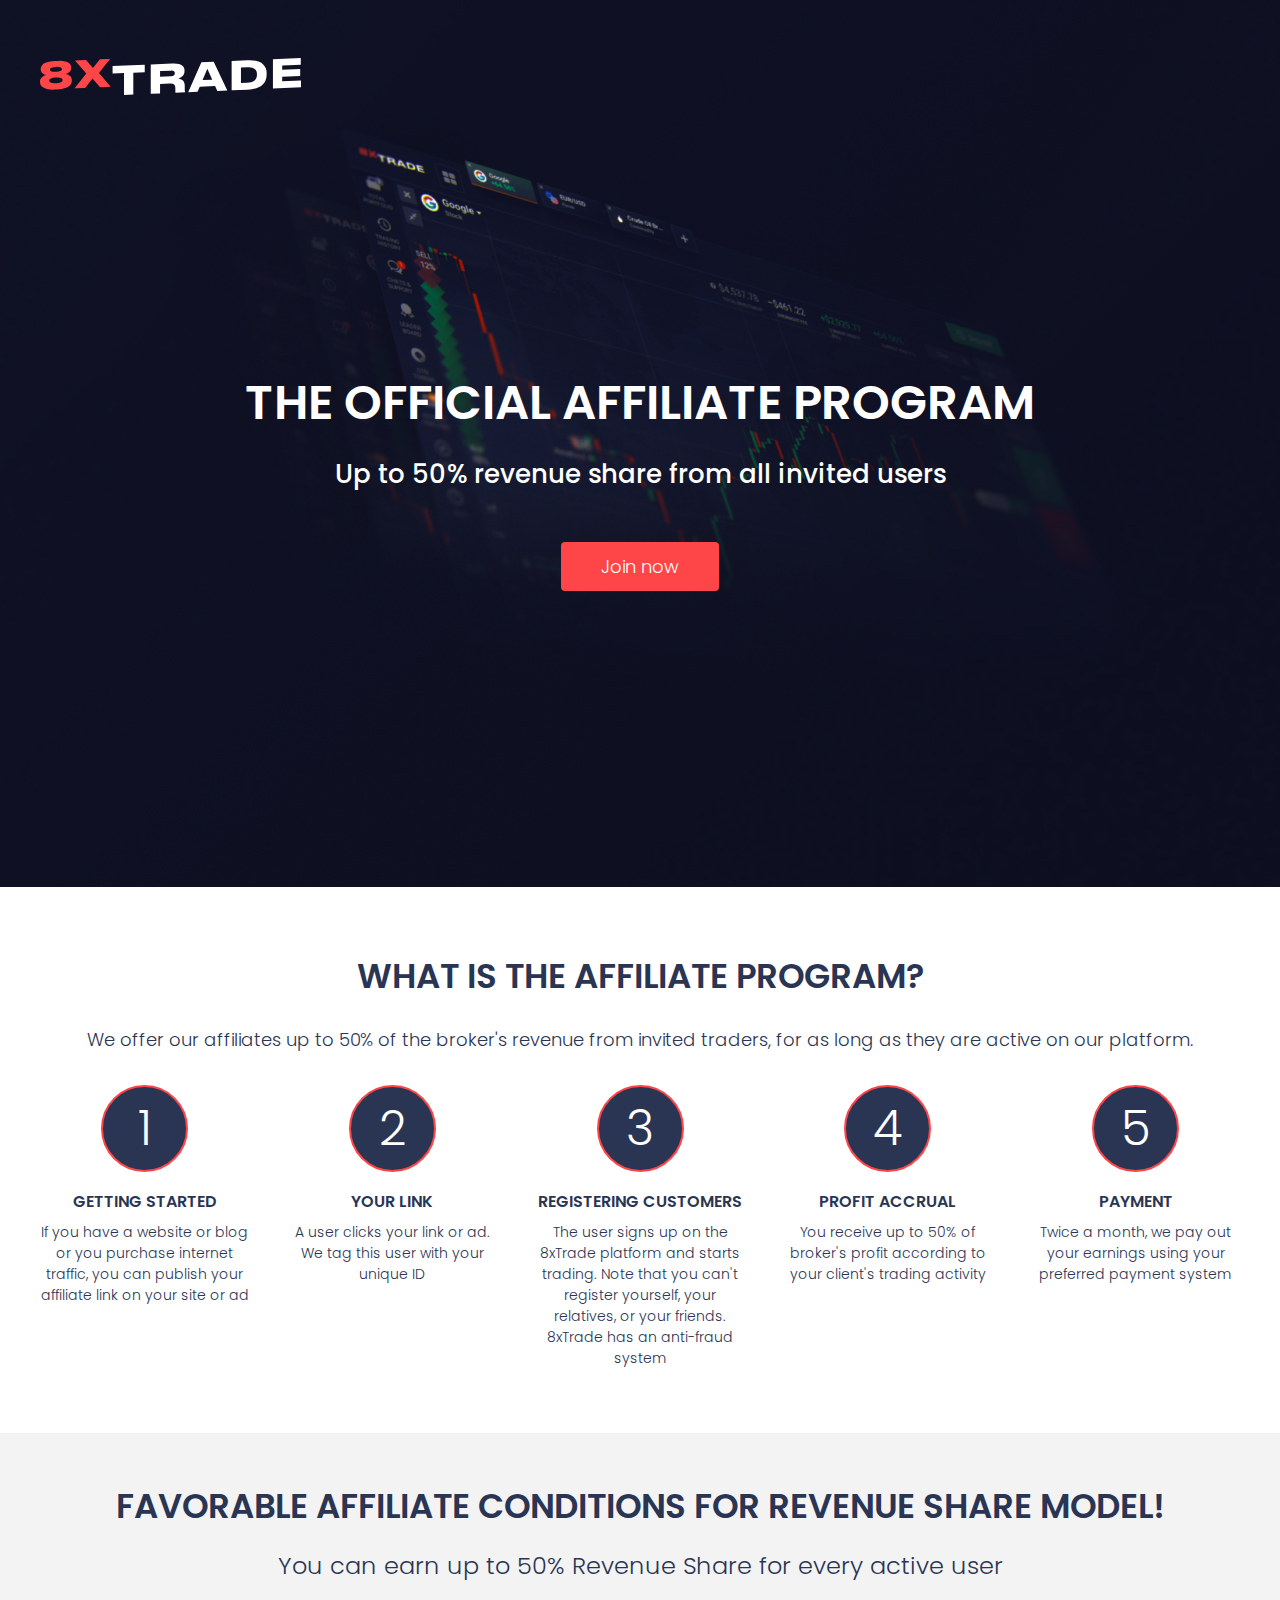
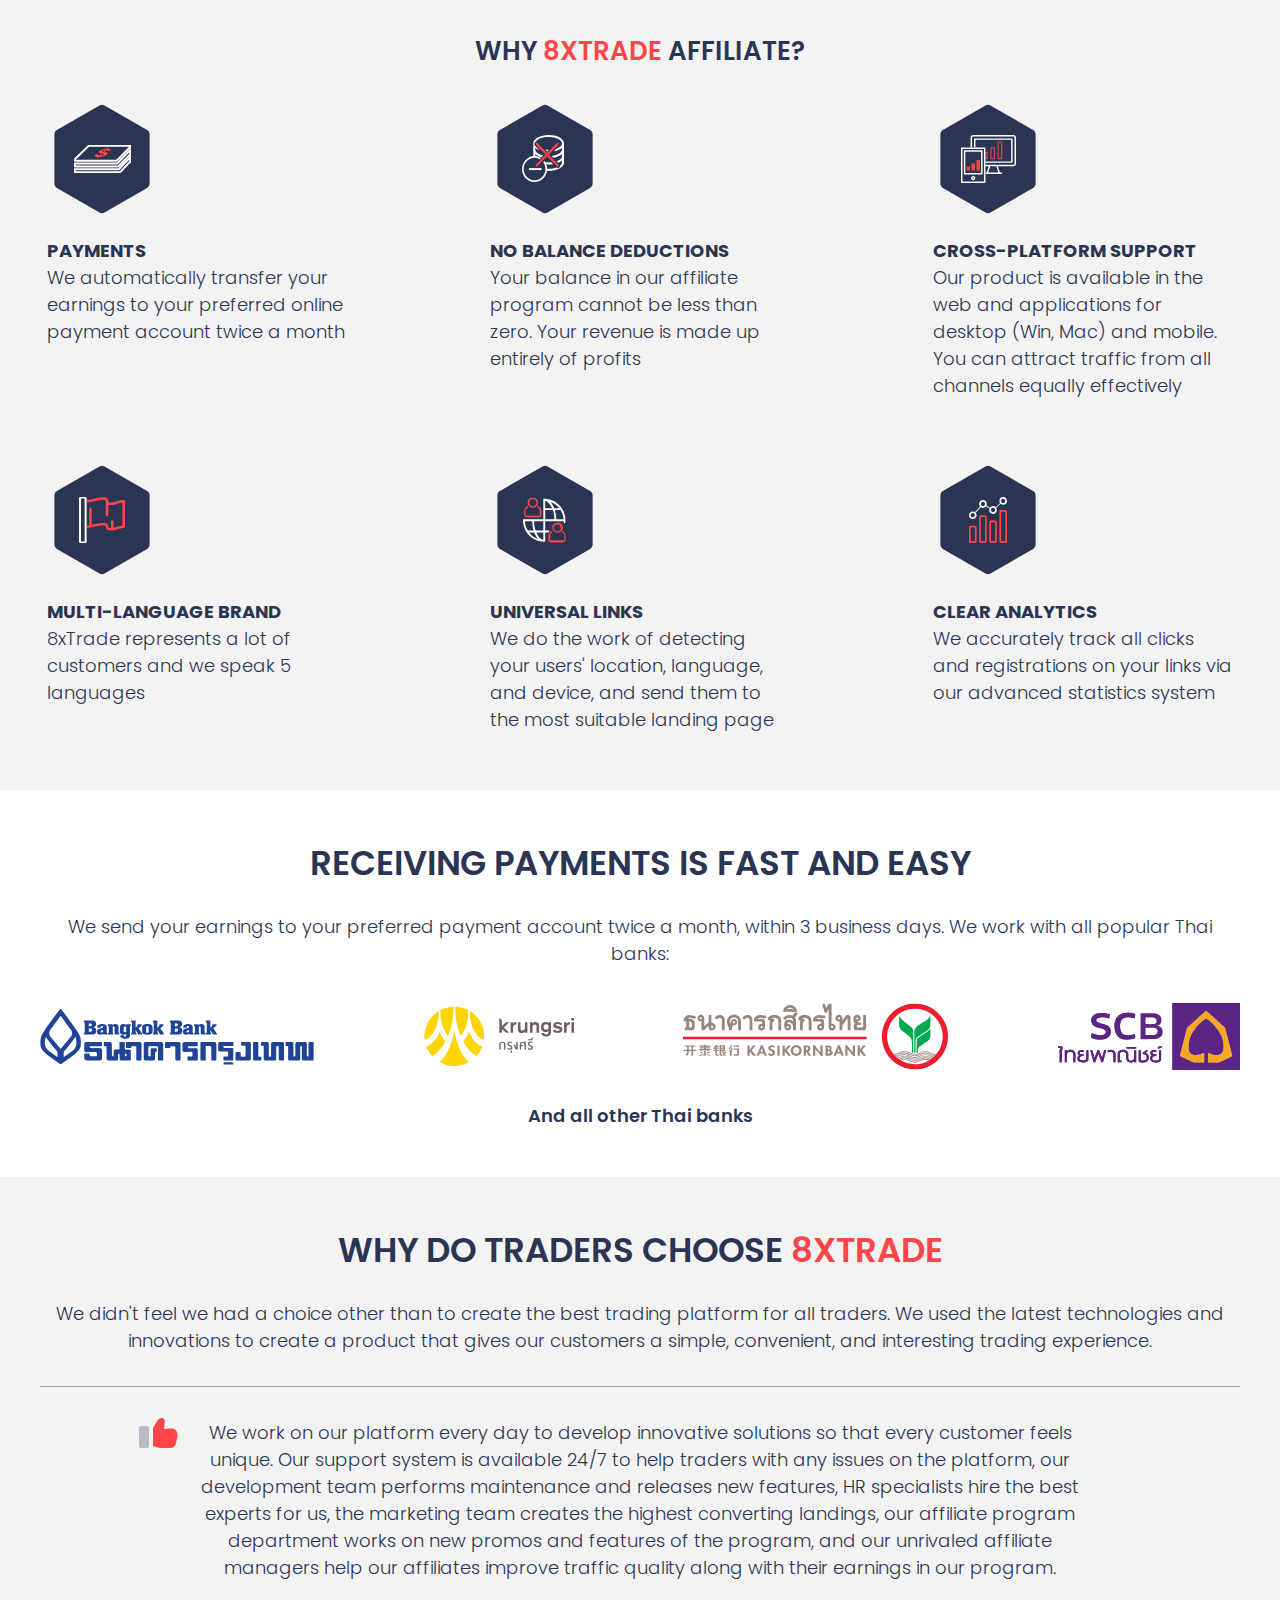
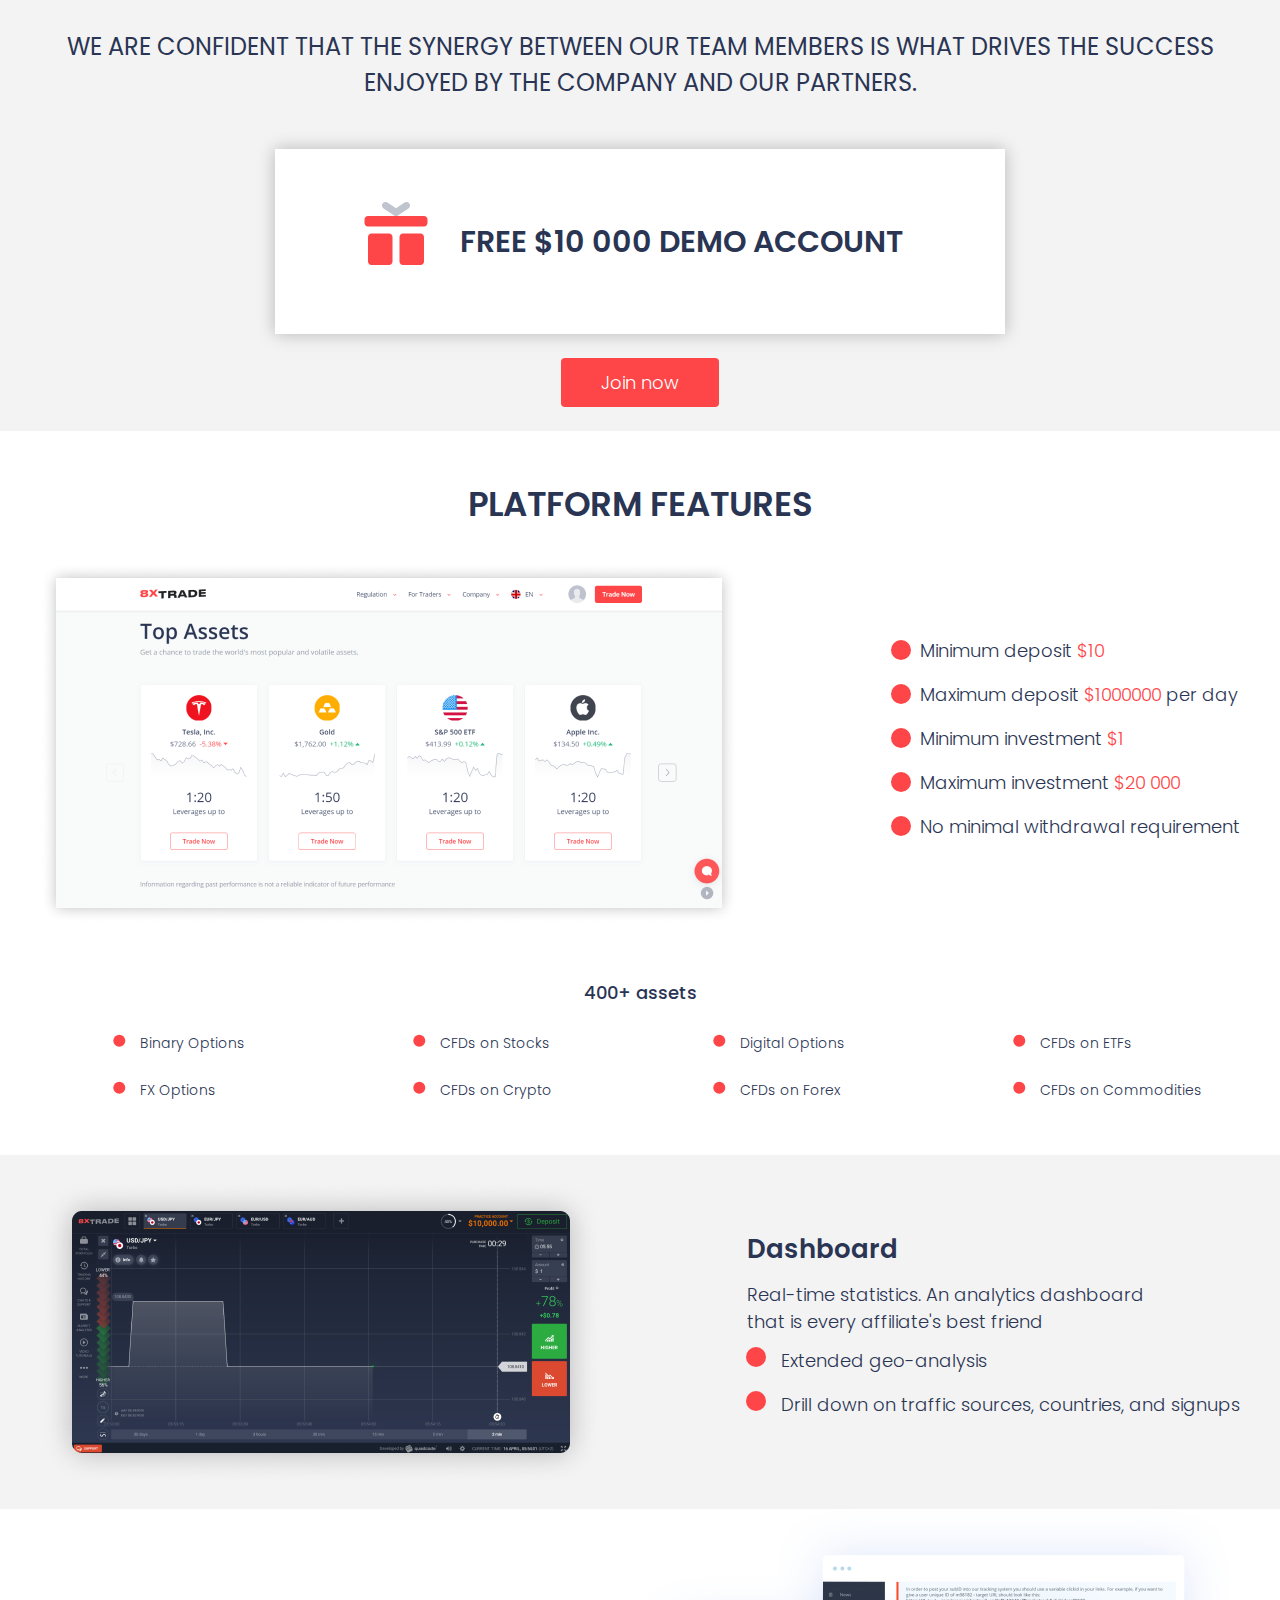
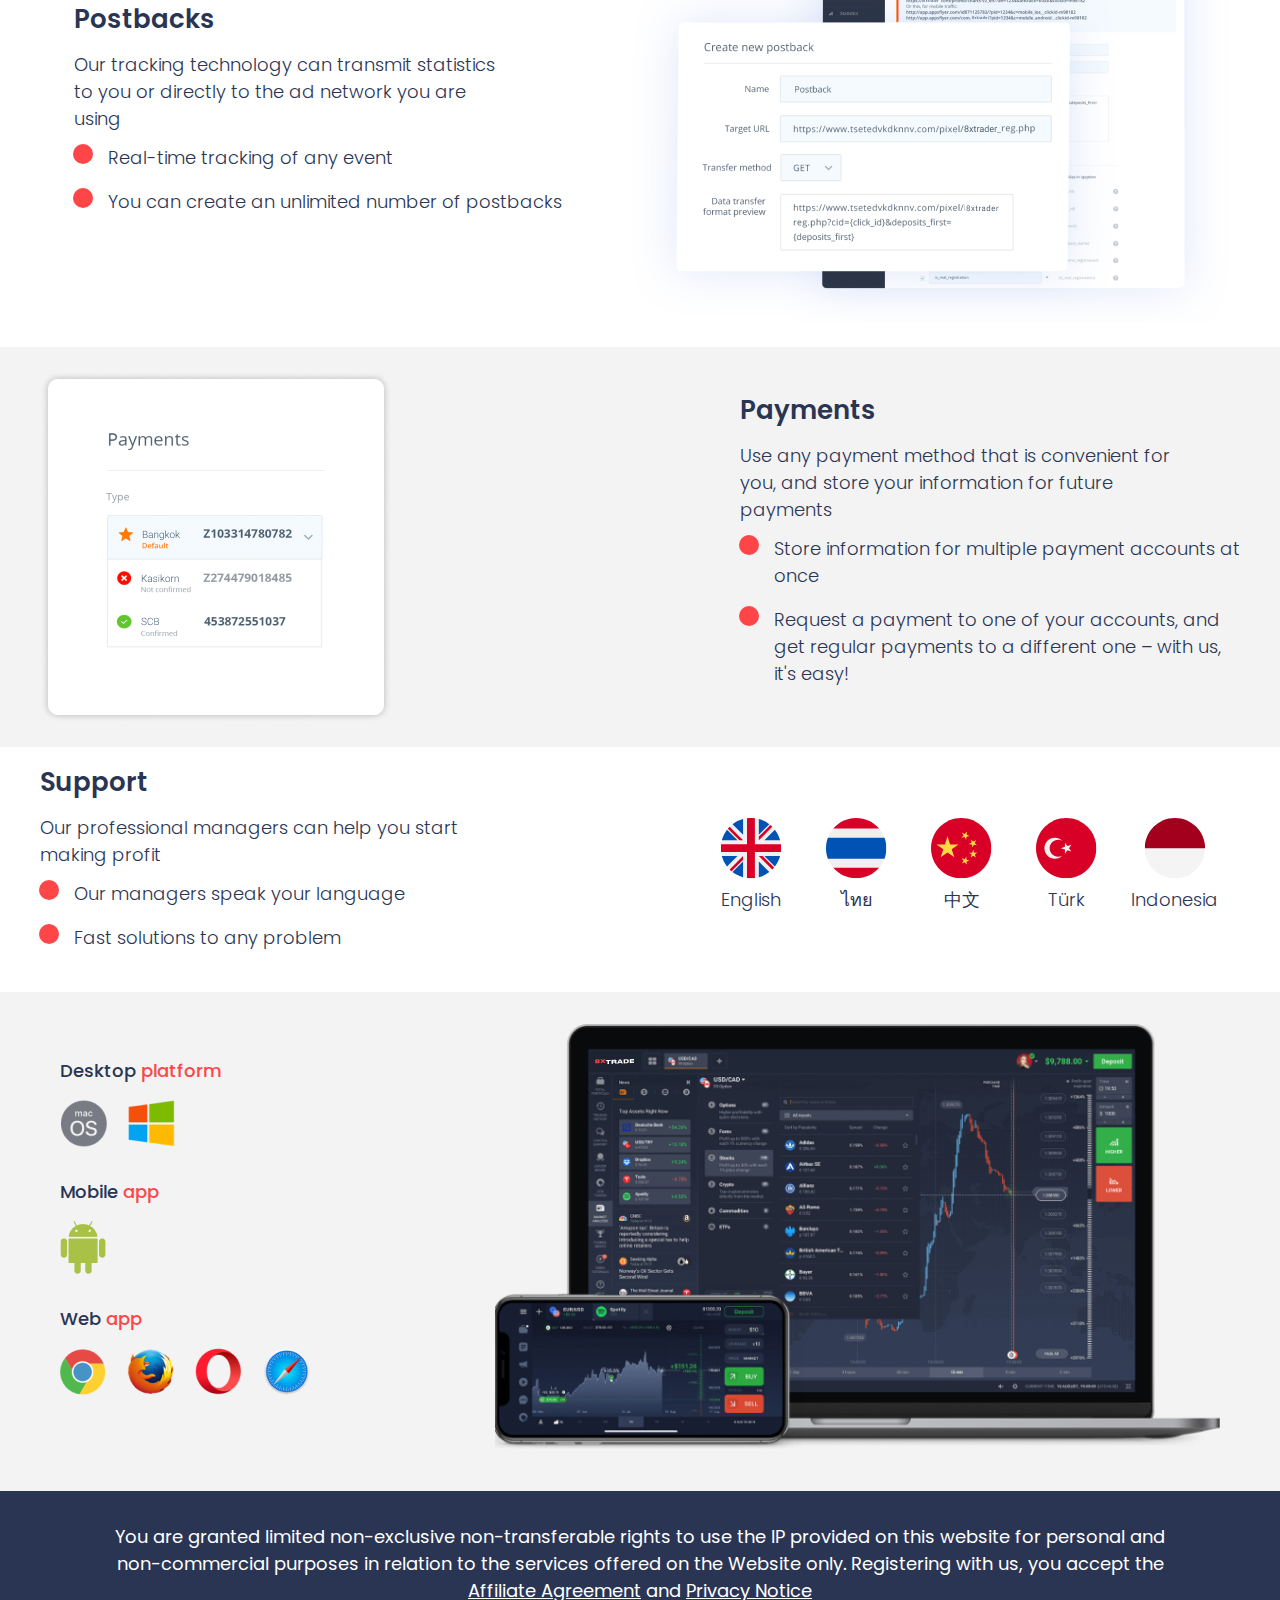
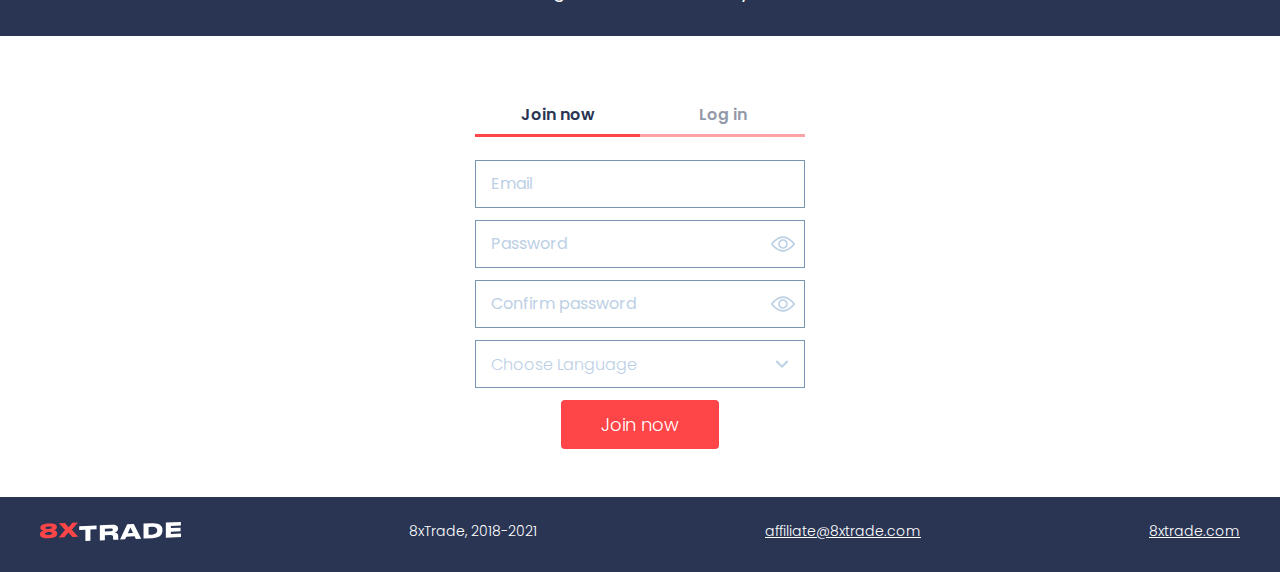
<file: index.html>
<!DOCTYPE html>
<html lang="en">
<head>
  <meta charset="UTF-8">
  <meta name="viewport" content="width=device-width, initial-scale=1.0">
  <meta http-equiv="X-UA-Compatible" content="ie=edge">
  <title>8xTrade affiliate program</title>
  <link rel="icon" href="/favicon.ico" type="image/x-icon">
  <link rel="preconnect" href="https://fonts.gstatic.com">
  <link href="https://fonts.googleapis.com/css2?family=Poppins:wght@400;500;600&display=swap" rel="stylesheet">
  <link rel="stylesheet" href="css/reset.css">
  <link rel="stylesheet" href="css/style.css">
  <link rel="stylesheet" href="css/media.css">
</head>
<body>

  <header class="header">
    <div class="container">
      <div class="header__top">
        <a href="" class="logo">
          <img src="images/logo.svg" alt="" class="logo__img">
        </a>
        <!--<a class="user-nav__link" href="">Sign In</a>-->
      </div>
      <div class="header__content">
        <h1 class="header__title">THE OFFICIAL AFFILIATE PROGRAM</h1>
        <p class="header__subtitle">
          Up to 50% revenue share from all invited users
        </p>
        <div class="button header__button">
          <a href="#form" class="join__button">Join now</a>
        </div>
      </div>
    </div>
  </header>

  <section class="what__is">
     
    <div class="container">
      <h2 class="what__is-title">WHAT IS THE AFFILIATE PROGRAM?</h2>
        <p class="what__is-sub">
          We offer our affiliates up to 50% of the broker's revenue from invited traders, for as long as they are active on our platform.
        </p>
      <div class="steps">
        <div class="step">
          <div class="circle">
            <p class="circle__number">1</p>
          </div>
            <h6 class="step__title">GETTING STARTED</h6>
            <p class="step__text">
              If you have a website or blog or you purchase internet traffic, you can publish your affiliate link on your site or ad
            </p>
        </div>
        <div class="step">
          <div class="circle">
            <p class="circle__number">2</p>
          </div>
            <h6 class="step__title">YOUR LINK</h6>
            <p class="step__text">
              A user clicks your link or ad. We tag this user with your unique ID
            </p>
        </div>
        <div class="step">
          <div class="circle">
            <p class="circle__number">3</p>
          </div>
            <h6 class="step__title">REGISTERING CUSTOMERS</h6>
            <p class="step__text">
              The user signs up on the 8xTrade platform and starts trading. Note that you can't register yourself, your relatives, or your friends. 8xTrade has an anti-fraud system
            </p>
        </div>
        <div class="step">
          <div class="circle">
            <p class="circle__number">4</p>
          </div>
            <h6 class="step__title">PROFIT ACCRUAL</h6>
            <p class="step__text">
              You receive up to 50% of broker's profit according to your client's trading activity
            </p>
        </div>
        <div class="step">
          <div class="circle">
            <p class="circle__number">5</p>
          </div>
            <h6 class="step__title">PAYMENT</h6>
            <p class="step__text">
              Twice a month, we pay out your earnings using your preferred payment system
            </p>
        </div>
      </div>
    </div>
  </section>

  <section class="about__revenue">
    <div class="container">
      <h2 class="about__title">FAVORABLE AFFILIATE CONDITIONS FOR REVENUE SHARE MODEL!</h2>
      <p class="about__text">
        You can earn up to 50% Revenue Share for every active user
      </p>
      <h4 class="about__subtitle">WHY <span class="colortext">8XTRADE</span> AFFILIATE?</h4>
      <div class="about__inner">
        <div class="item">
          <img src="images/item-1.svg" alt="" class="item__img">
          <h6 class="item__title">PAYMENTS</h6>
          <p class="item__text">
            We automatically transfer your earnings to your preferred online payment account twice a month
          </p>
        </div>
        <div class="item">
          <img src="images/item-2.svg" alt="" class="item__img">
          <h6 class="item__title">NO BALANCE DEDUCTIONS</h6>
          <p class="item__text">
            Your balance in our affiliate program cannot be less than zero. Your revenue is made up entirely of profits
          </p>
        </div>
        <div class="item">
          <img src="images/item-3.svg" alt="" class="item__img">
          <h6 class="item__title">CROSS-PLATFORM SUPPORT</h6>
          <p class="item__text">
            Our product is available in the web and applications for desktop (Win, Mac) and mobile. You can attract traffic from all channels equally effectively
          </p>
        </div>
        <div class="item">
          <img src="images/item-4.svg" alt="" class="item__img">
          <h6 class="item__title">MULTI-LANGUAGE BRAND</h6>
          <p class="item__text">
            8xTrade represents a lot of customers and we speak  5 languages
          </p>
        </div>
        <div class="item">
          <img src="images/item-5.svg" alt="" class="item__img">
          <h6 class="item__title">UNIVERSAL LINKS</h6>
          <p class="item__text">
            We do the work of detecting your users' location, language, and device, and send them to the most suitable landing page
          </p>
        </div>
        <div class="item">
          <img src="images/item-6.svg" alt="" class="item__img">
          <h6 class="item__title">CLEAR ANALYTICS</h6>
          <p class="item__text">
            We accurately track all clicks and registrations on your links via our advanced statistics system
          </p>
        </div>
      </div>
    </div>
  </section>

  <section class="banks">
    <div class="container">
      <h2 class="banks__title">RECEIVING PAYMENTS IS FAST AND EASY</h2>
      <p class="banks__text">We send your earnings to your preferred payment account twice a month, within 3 business days. We work with all popular Thai banks:</p>
      <div class="banks__inner">
        <img src="images/bangkok.svg" alt="" class="bank__img">
        <img src="images/cimb.svg" alt="" class="bank__img">
        <img src="images/kasikorn.svg" alt="" class="bank__img">
        <img src="images/scb.svg" alt="" class="bank__img">
      </div>
      <p class="bottom__text">And all other Thai banks</p>
    </div>
  </section>

  <section class="why__us">
    <div class="container">
      <h2 class="why_us-title">WHY DO TRADERS CHOOSE <span class="colortext">8XTRADE</span></h2>
      <p class="why__us-text">We didn't feel we had a choice other than to create the best trading platform for all traders. We used the latest technologies and innovations to create a product that gives our customers a simple, convenient, and interesting trading experience.
      </p>
      <div class="text__block">
        <p class="text__block-text">
          We work on our platform every day to develop innovative solutions so that every customer feels unique. Our support system is available 24/7 to help traders with any issues on the platform, our development team performs maintenance and releases new features, HR specialists hire the best experts for us, the marketing team creates the highest converting landings, our affiliate program department works on new promos and features of the program, and our unrivaled affiliate managers help our affiliates improve traffic quality along with their earnings in our program.
        </p>
      </div>
      <p class="why__us-bottomtext">
        WE ARE CONFIDENT THAT THE SYNERGY BETWEEN OUR TEAM MEMBERS IS WHAT DRIVES THE SUCCESS ENJOYED BY THE COMPANY AND OUR PARTNERS.
      </p>
      <div class="demo__block">
        <p class="demo__text">
          FREE $10 000 DEMO ACCOUNT
        </p>
      </div>
      <div class="button">
        <a href="#form" class="join__button">Join now</a>
      </div>
    </div>
  </section>

  <section class="platform__features">
    <h2 class="platform__features-title">PLATFORM FEATURES </h2>
    <div class="container">
      <div class="platform__content">
        <div class="platform__image">
          <img src="images/platform-img.png" alt="" class="platform__img">
        </div>
        <div class="platform__text">
          <ul class="platform-list">
            <li class="platform-item">Minimum deposit <span class="colortext">$10</span></li>
            <li class="platform-item">Maximum deposit <span class="colortext">$1000000</span> per day</li>
            <li class="platform-item">Minimum investment <span class="colortext">$1</span></li>
            <li class="platform-item">Maximum investment <span class="colortext">$20 000</span></li>
            <li class="platform-item">No minimal withdrawal requirement</li>
          </ul>
        </div>
      </div>
      <div class="assets">
        <p class="assets-title">400+ assets</p>
        <div class="assets-list">
          <ul class="list_items">
            <li class="list-item">Binary Options</li>
            <li class="list-item">CFDs on Stocks</li>
            <li class="list-item">Digital Options</li>
            <li class="list-item">CFDs on ETFs</li>
            <li class="list-item">FX Options</li>
            <li class="list-item">CFDs on Crypto</li>
            <li class="list-item">CFDs on Forex</li>
            <li class="list-item">CFDs on Commodities</li>
          </ul>
        </div>
      </div>
    </div>
  </section>

  <section class="dashboard">
    <div class="container">
      <div class="dashboard__inner">
        <img class="dashboard-img" src="images/dashboard.png" alt="">
        <div class="dashboard__content">
          <h4 class="dashboard__title">Dashboard</h4>
          <p class="dashboard__text">Real-time statistics. An analytics dashboard that is every affiliate's best friend
          </p>
          <ul class="dashboard__list">
            <li class="dashboard__item">Extended geo-analysis</li>
            <li class="dashboard__item">Drill down on traffic sources, countries, and signups</li>
          </ul>
        </div>
      </div>
    </div>
  </section> 

  <section class="postbacks">
    <div class="container">
      <div class="postbacks__inner">
        <div class="postbacks__content">
          <h4 class="postbacks__title">Postbacks</h4>
          <p class="postbacks__text">Our tracking technology can transmit statistics to you or directly to the ad network you are using
          </p>
          <ul class="postbacks__list">
           <li class="postbacks__item">Real-time tracking of any event</li>
           <li class="postbacks__item">You can create an unlimited number of postbacks</li>
          </ul>
        </div>
        <img class="postbacks-img" src="images/postbacks.png" alt="">
      </div>
    </div>
  </section>  

  <section class="payments">
    <div class="container">
      <div class="payments__inner">
        <img class="payments-img" src="images/payments.png" alt="">
        <div class="payments__content">
          <h4 class="payments__title">Payments</h4>
          <p class="payments__text">Use any payment method that is convenient for you, and store your information for future payments
          </p>
          <ul class="payments__list">
            <li class="payments__item">Store information for multiple payment accounts at once</li>
            <li class="payments__item">Request a payment to one of your accounts, and get regular payments to a different one – with us, it's easy!</li>
          </ul>
        </div>
      </div>
    </div>
  </section>

  <section class="support">
    <div class="container">
      <div class="support__inner">
        <div class="support__content">
          <h4 class="support__title">Support</h4>
          <p class="support__text">Our professional managers can help you start making profit
          </p>
          <ul class="support__list">
            <li class="support__item">Our managers speak your language</li>
            <li class="support__item">Fast solutions to any problem</li>
          </ul>
        </div>
        <div class="flags">
          <div class="flag">
            <img src="images/eng.svg" alt="" class="flag-img">
            <p class="flag-text">English</p>
          </div>
          <div class="flag">
            <img src="images/thai.svg" alt="" class="flag-img">
            <p class="flag-text">ไทย</p>
          </div>
          <div class="flag">
            <img src="images/china.svg" alt="" class="flag-img">
            <p class="flag-text">中文</p>
          </div>
          <div class="flag">
            <img src="images/turk.svg" alt="" class="flag-img">
            <p class="flag-text">Türk</p>
          </div>
          <div class="flag indonesia__flag">
            <img src="images/ind.svg" alt="" class="flag-img">
            <p class="flag-text">Indonesia</p>
          </div>
        </div>
      </div>
    </div>
  </section>

  <section class="platforms">
    <div class="container">
      <div class="platforms__inner">
        <div class="platforms__items">
          <div class="platform__item">
            <p class="platform__title">Desktop <span class="colortext">platform</span></p>
            <img src="images/mac.png" alt="" class="platforms__img">
            <img src="images/win.png" alt="" class="platforms__img">
          </div>
          <div class="platform__item">
            <p class="platform__title">Mobile <span class="colortext">app</span></p>
            <!--<img src="images/ios.png" alt="" class="platforms__img"> -->
            <img src="images/and.png" alt="" class="platforms__img">
          </div>
          <div class="platform__item">
            <p class="platform__title">Web <span class="colortext">app</span></p>
            <img src="images/chrome.png" alt="" class="platforms__img">
            <img src="images/moz.png" alt="" class="platforms__img">
            <img src="images/opera.png" alt="" class="platforms__img">
            <img src="images/safari.png" alt="" class="platforms__img">
          </div>
        </div>
        <img src="/../images/webmob-image.png" alt="" class="webmob__img">
      </div>
    </div>
  </section>

  <section class="docs">
    <div class="container">
      <p class="docs__text">You are granted limited non-exclusive non-transferable rights to use the IP provided on this website for personal and non-commercial purposes in relation to the services offered on the Website only. Registering with us, you accept the <a href="agreement.html" class="docs-links">Affiliate Agreement</a> and <a href="privacy.html" class="docs-links">Privacy Notice</a></p>
    </div>
  </section>

  <section id="form" class="form">
    <div class="container">
      <div class="form__tabs">
        <div id="join" class="tabs-btn active">Join now</div><div id="login" class="tabs-btn">Log in</div>

        <div id="join-content" class="form__content">
          <form action="#" class="footer__form">
            <input class="footer__form-input" type="email" placeholder="Email">
            <div class="password-input">
              <input class="footer__form-input" type="password" placeholder="Password">
              <span class="toggle-password"></span>
            </div>
            <div class="password-input">
              <input class="footer__form-input" type="password" placeholder="Confirm password">
              <span class="toggle-password"></span>
            </div>
            <div class="dropdown">
              <div class="select">
                <span>Choose Language</span>
                <img src="images/arrow.svg" alt="">
              </div>
              <input type="hidden" name="gender">
              <ul class="dropdown-menu">
                <li id="English"><img src="images/eng.svg" alt=""> English</li>
                <li id="ไทย"><img src="images/thai.svg" alt=""> ไทย</li>
                <li id="中文"><img src="images/china.svg" alt=""> 中文</li>
                <li id="Indonesia"><img src="images/turk.svg" alt=""> Indonesia</li>
                <li id="Türk"><img src="images/ind.svg" alt=""> Türk</li>
              </ul>
            </div>
            <div class="form__button">
              <a href="mailto:affiliate@8xtrade.com" class="form-button">Join now</a>
            </div>
          </form>
        </div>
        <div id="login-content" class="form__content">
          <form action="#" class="footer__form">
            <input class="footer__form-input" type="email" placeholder="Email">
            <div class="password-input">
              <input class="footer__form-input" type="password" placeholder="Password">
              <span class="toggle-password"></span>
            </div>
            
            <div class="form__button">
              <a href="mailto:affiliate@8xtrade.com" class="form-button">Log in</a>
            </div>

            <a href="#" class="form__forgot open-modal" data-modal="#modal1">Forgot password?</a>
          </form>
        </div>

      </div>        
    </div>
  </section>

  <footer class="footer">
    <div class="container">
      <div class="footer__inner">
        <a href="#" class="logo__footer-img">
          <img src="images/footer-logo.svg" alt="" class="logo__img-footer">
        </a>
        <p class="footer-text">8xTrade, 2018-2021</p>
        <a href="mailto:affiliate@8xtrade.com" class="footer-link">affiliate@8xtrade.com</a>
        <a href="8xtrade.com"  target="_blank" class="footer-link">8xtrade.com</a>
      </div>
    </div>
  </footer>

  <div class='modal' id='modal1'>
    <a class='close-modal' data-modal="#modal1" href="#">x</a>
    <div class='content'>
      <form action="#" class="footer__form">
        <input class="footer__form-input" type="email" placeholder="Email">
        <div class="form__button">
          <a href="mailto:affiliate@8xtrade.com" class="form-button">Restore password</a>
      </form>
    </div>  
  </div>

  <script src="https://ajax.googleapis.com/ajax/libs/jquery/3.4.1/jquery.min.js"></script>
  <script src="js/main.js"></script>
</body>
</html>
</file>
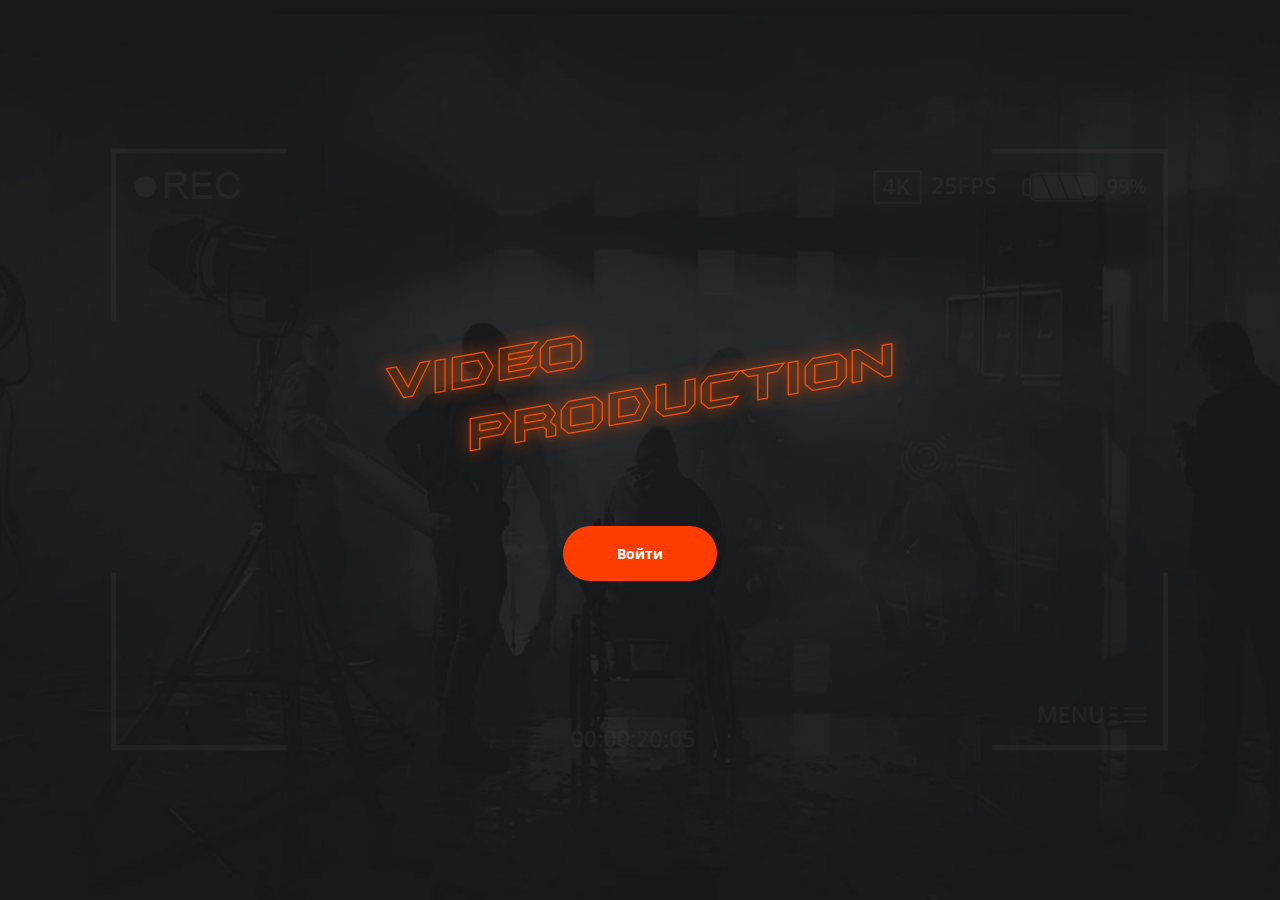
<file: hello.html>
<!DOCTYPE html>
<html lang="ru">
<head>
    <meta charset="UTF-8">
    <meta http-equiv="X-UA-Compatible" content="IE=edge">
    <meta name="viewport" content="width=device-width, initial-scale=1.0">
    <link rel="stylesheet" href="./css/hello.css">
    <link rel="stylesheet" href="./css/reset.css">
    <link rel="preconnect" href="https://fonts.gstatic.com">
    <link href="https://fonts.googleapis.com/css2?family=Open+Sans:wght@400;700;800&display=swap" rel="stylesheet">
    <title>Welcome</title>
    <style>
        @import url(./css/main.css) screen;
    </style>
</head>
<body>
    <div class="welcome">
        <div class="welcome__container">
            <div class="central">
                <img src="./images/welcome_logo.png" alt="" class="central__logo">
                <a href="index.html" class="button welcome__buttom">Войти</a>
            </div>
        </div>

            
    </div>
</body>
</html>
</file>
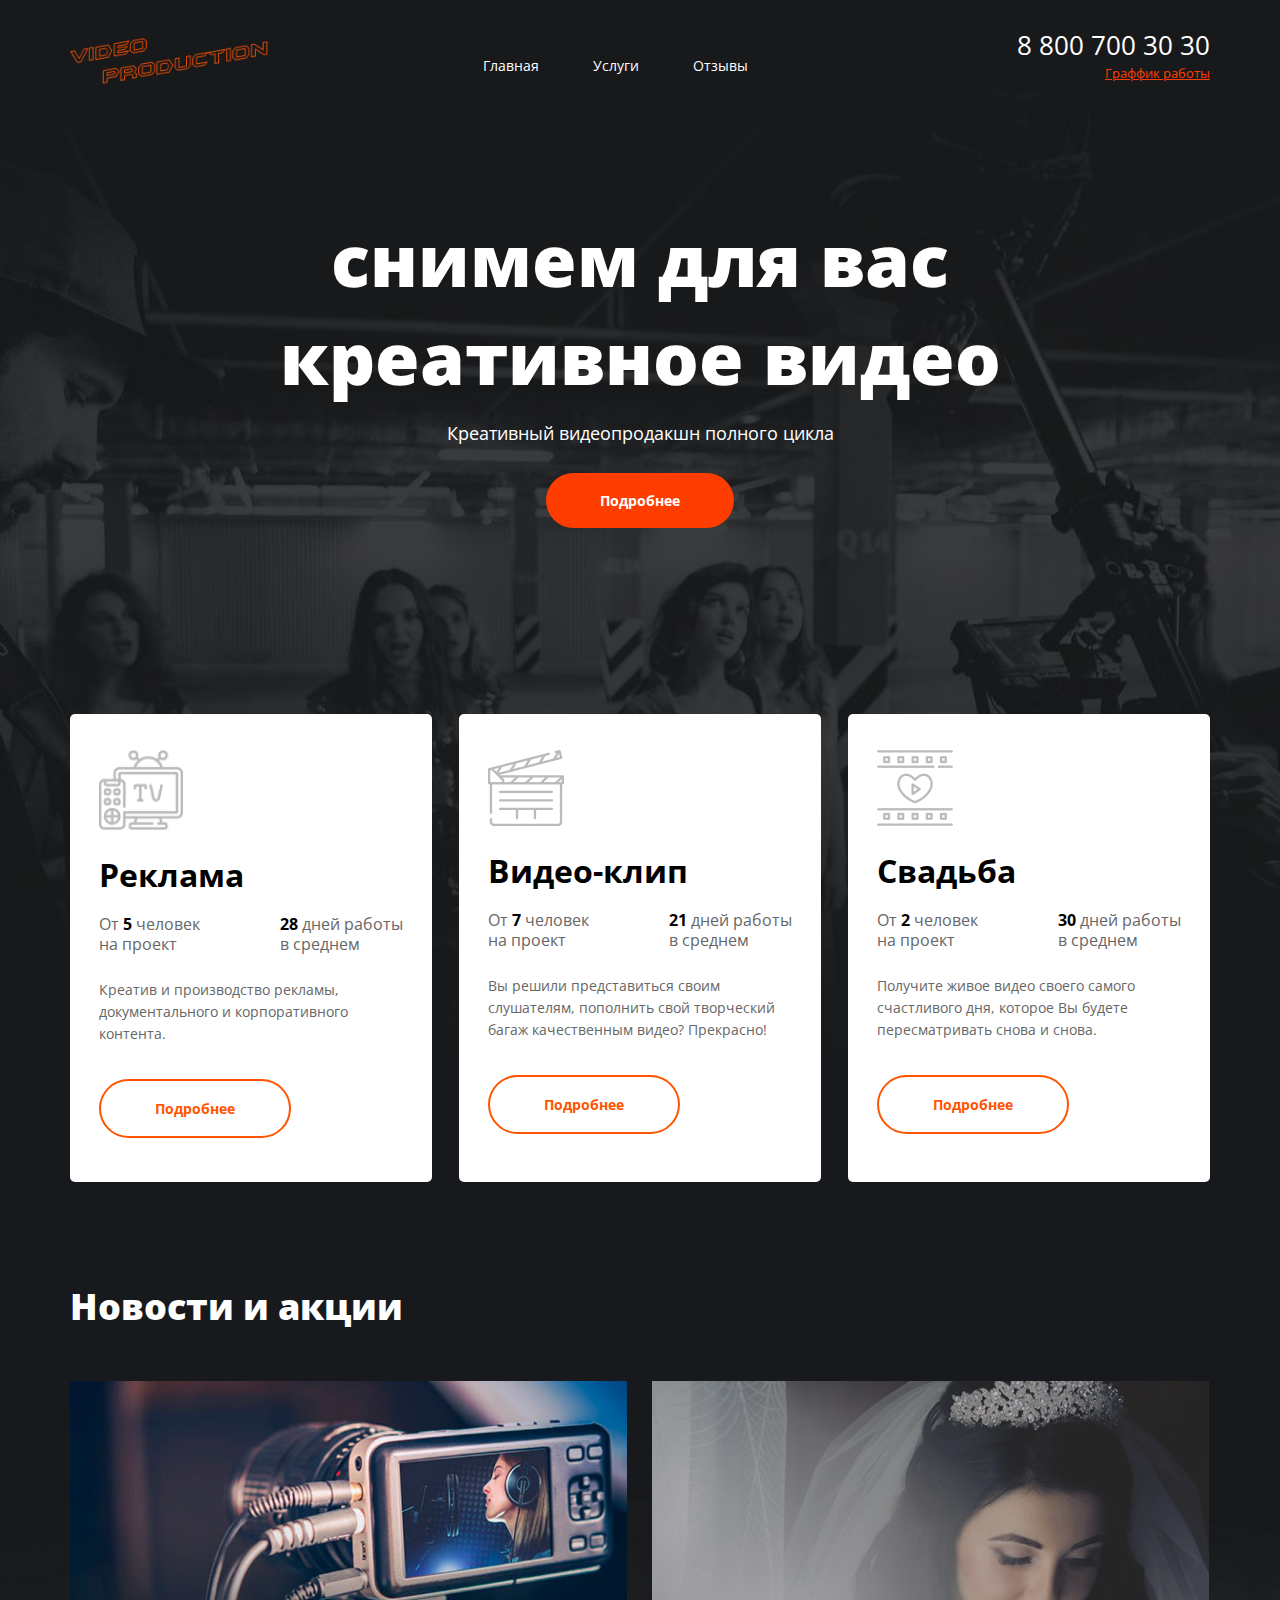
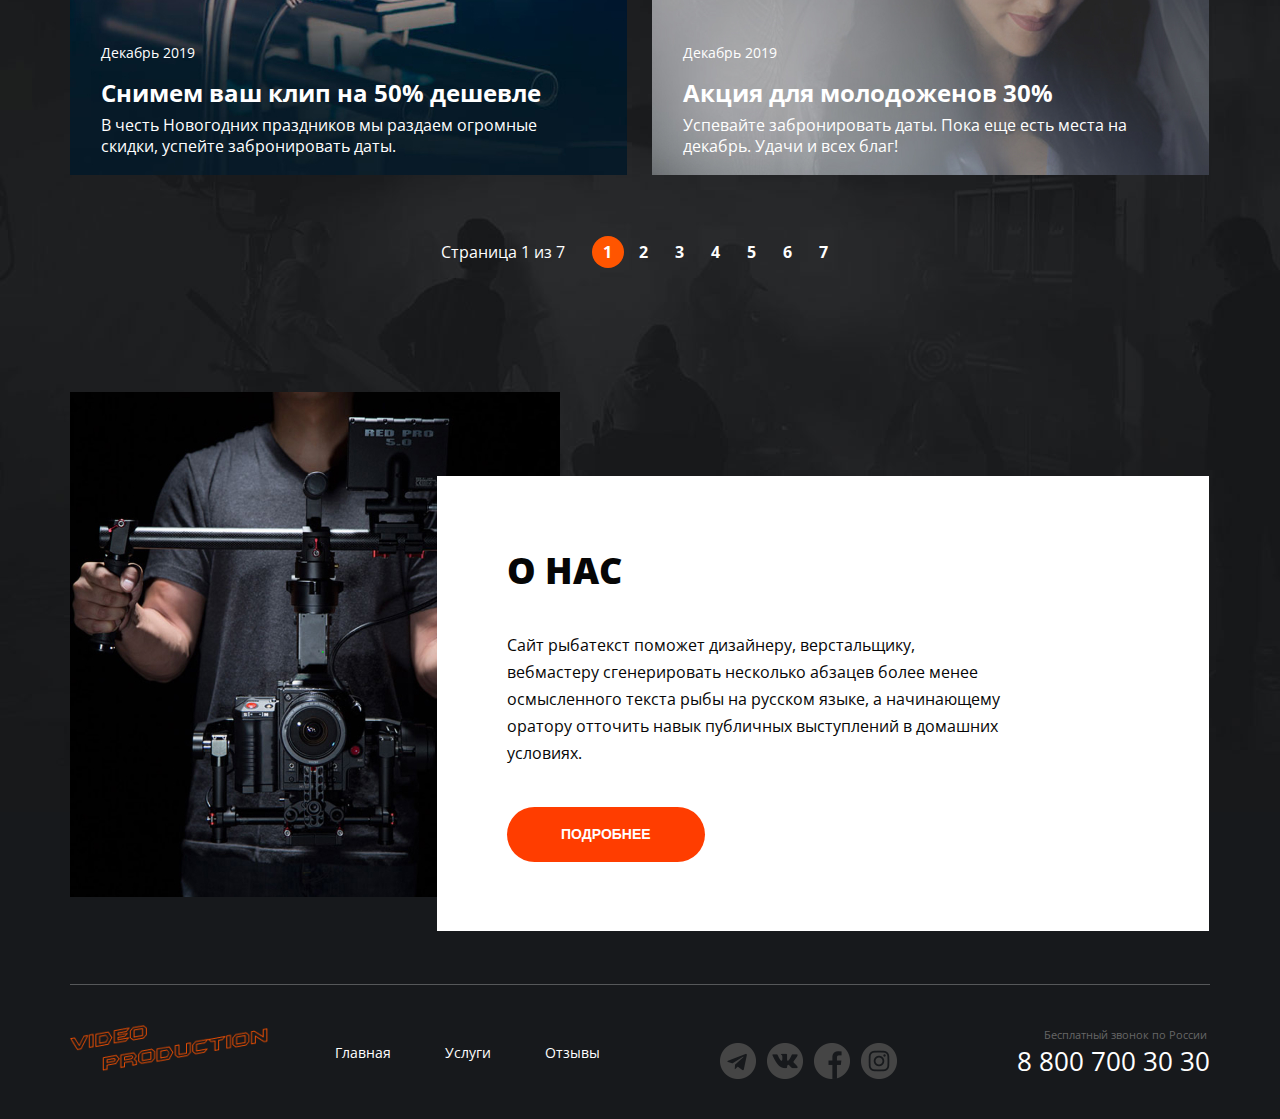
<file: main.html>
<!DOCTYPE html>
<html lang="ru">
<head>
    <meta charset="UTF-8">
    <meta http-equiv="X-UA-Compatible" content="IE=edge">
    <meta name="viewport" content="width=device-width, initial-scale=1.0">
    <link rel="stylesheet" href="./css/main.css">
    <link rel="preconnect" href="https://fonts.gstatic.com">
    <link href="https://fonts.googleapis.com/css2?family=Open+Sans:wght@400;700;800&display=swap" rel="stylesheet">
    <title>Video production</title>
</head>
<body>
        <div class="wrapper main-page-wrapper">
            <div class="wrapper__content">
                <header class="header">
                    <div class="container header__container">
                        <a href="index.html" class="logo">
                            <img class="logo__img" src="./images/logo.png" alt="logo">
                        </a>
                        <nav class="menu">
                            <ul class="menu__list">
                                <li class="menu__item">
                                    <a href="main.html" class="menu__link">Главная</a>
                                </li>
                                <li class="menu__item">
                                    <a href="service.html" class="menu__link">Услуги</a>
                                </li>
                                <li class="menu__item">
                                    <a href="reviews.html" class="menu__link">Отзывы</a>
                                </li>
                            </ul>
                        </nav>
                        <adress class="contacts">
                            <a href="tel:+78007003030" class="contacts__phone">8 800 700 30 30</a>
                            <div class="schedule__wrap">
                                <a class="contacts__info">Граффик работы</a>
                                <div class="contacts__menu dropdown">
                                 <div class="dropdown__days">пн-вс: 09:00 - 20:00</div>
                                    <div class="dropdown__time">Обед: 14:00-14:30</div>
                                    <!--<div class="triangle"></div>-->
                                </div>
                            </div>
                        </adress>
                    </div>
                </header>
                <section class="hello">
                    <div class="container">
                            <h1 class="hello__title">снимем для вас креативное видео</h1>
                            <p class="hello__subtitle">Креативный видеопродакшн полного цикла</p>
                            <a href="#" class="button">Подробнее</a>
                </section>

            <main class="main__content">

                <section class="offers">
                    <div class="container">
                        <ul class="offers__list">
                            <li class="offer__item">
                              <img src="./images/offer-1.png" alt="offer" class="offer__img"> 
                                <div class="offer__content">
                                  <h5 class="offer__title">Реклама</h3> 
                                  <div class="offer__features">
                                      <p class="features__text">От <span class="features">5</span> человек <br> на проект</p>
                                      <p class="features__text"> <span class="features">28</span> дней работы <br> в среднем</p>
                                  </div>
                                  <p class="offer__text">Креатив и производство рекламы, документального и корпоративного контента.</p>
                                  <a href="#" class="button button--light">Подробнее</a>
                                </div>
                            </li>
                            <li class="offer__item">
                                <img src="./images/offer-2.png" alt="offer" class="offer__img"> 
                                  <div class="offer__content">
                                    <h5 class="offer__title">Видео-клип</h3> 
                                    <div class="offer__features">
                                        <p class="features__text">От <span class="features">7</span> человек <br> на проект</p>
                                        <p class="features__text"> <span class="features">21</span> дней работы <br> в среднем</p>
                                    </div>
                                    <p class="offer__text">Вы решили представиться своим слушателям, пополнить свой творческий багаж качественным видео? Прекрасно!</p>
                                    <a href="#" class="button button--light">Подробнее</a>
                                  </div>
                              </li>
                              <li class="offer__item">
                                <img src="./images/offer-3.png" alt="offer" class="offer__img"> 
                                  <div class="offer__content">
                                    <h5 class="offer__title">Свадьба</h3> 
                                    <div class="offer__features">
                                        <p class="features__text">От <span class="features">2</span> человек <br> на проект</p>
                                        <p class="features__text"><span class="features">30</span> дней работы <br> в среднем</p>
                                    </div>
                                    <p class="offer__text">Получите живое видео своего самого счастливого дня, которое Вы будете пересматривать снова и снова.</p>
                                    <a href="#" class="button button--light">Подробнее</a>
                                  </div>
                              </li>
                        </ul>
                    </div>
                </section>

                <section class="news">
                    <div class="container">
                        <h2 class="news__title">Новости и акции</h2>
                        <ul class="news__list">
                            <li class="news__item">
                                <img src="./images/news-1.jpg" alt="news" class="news__img">
                                <div class="news__content">
                                    <p class="news__item-date">Декабрь 2019</p>
                                    <h5 class="news__item-title">Снимем ваш клип на 50% дешевле</h5>
                                    <p class="news__item-text">В честь Новогодних праздников мы раздаем огромные скидки, успейте забронировать даты.</p>
                                </div>
                            </li>
                            <li class="news__item">
                                <img src="./images/news-2.jpg" alt="news" class="news__img">
                                <div class="news__content">
                                    <p class="news__item-date">Декабрь 2019</p>
                                    <h5 class="news__item-title">Акция для молодоженов 30%</h5>
                                    <p class="news__item-text">Успевайте забронировать даты. Пока еще есть места на декабрь. Удачи и всех благ!</p>
                                </div>
                            </li>
                        </ul>
                        <div class="pagination">
                            <div class="pagination__info">
                                Страница <span class="pagination_index">1</span> из <span class="pagination_count">7</span>
                            </div>
                            <ul class="pagination__list">
                                <li class="pagination__item pagination__item-active"> <a href="#" class="pagination__link">1</a> </li>
                                <li class="pagination__item"> <a href="#" class="pagination__link">2</a> </li>
                                <li class="pagination__item"> <a href="#" class="pagination__link">3</a> </li>
                                <li class="pagination__item"> <a href="#" class="pagination__link">4</a> </li>
                                <li class="pagination__item"> <a href="#" class="pagination__link">5</a> </li>
                                <li class="pagination__item"> <a href="#" class="pagination__link">6</a> </li>
                                <li class="pagination__item"> <a href="#" class="pagination__link">7</a> </li>
                            </ul>
                        </div>
                    </div>
                </section>

                <section class="about">
                    <div class="container">
                       <div class="about__wrapper">
                            <div class="about__content">
                                <h2 class="about__title">О нас</h2>
                                <div class="about__text">
                                    <p>Сайт рыбатекст поможет дизайнеру, верстальщику, вебмастеру сгенерировать несколько абзацев более менее осмысленного текста рыбы на русском языке, а начинающему оратору отточить навык публичных выступлений в домашних условиях.</p>
                                </div>
                                <button href="#" class="button btn-collor-ginger">Подробнее</button>
                            </div>
                       </div> 
                    </div>
                </section>

                <footer class="footer">
                    <div class="container footer__container">
                        <div class="footer__wrapper">
                            <a href="index.html" class="logo">
                                <img class="logo__img" src="./images/logo.png" alt="logo">
                            </a>
                            <nav class="menu">
                                <ul class="menu__list">
                                    <li class="menu__item">
                                        <a href="main.html" class="menu__link">Главная</a>
                                    </li>
                                    <li class="menu__item">
                                        <a href="service.html" class="menu__link">Услуги</a>
                                    </li>
                                    <li class="menu__item">
                                        <a href="reviews.html" class="menu__link">Отзывы</a>
                                    </li>
                                </ul>
                            </nav>
                            <div class="social">
                                <a href="#" class="social__link">
                                    <div class="social__link-tg"></div>
                                </a>
                                <a href="#" class="social__link">
                                    <div class="social__link-vk"></div>
                                </a>
                                <a href="#" class="social__link">
                                    <div class="social__link-fb"></div>
                                </a>
                                <a href="#" class="social__link ">
                                    <div class="social__link-in"></div>
                                </a>
                            </div>
                            <adress class="contacts">
                                <p class="footer__contacts-info">Бесплатный звонок по России</p>
                                <a href="tel:+78007003030" class="contacts__phone-footer">8 800 700 30 30</a>
                            </adress>
                        </div>
                    </div>
                </footer>

            </main>

        </div>
    </div>
</body>
</html>
</file>
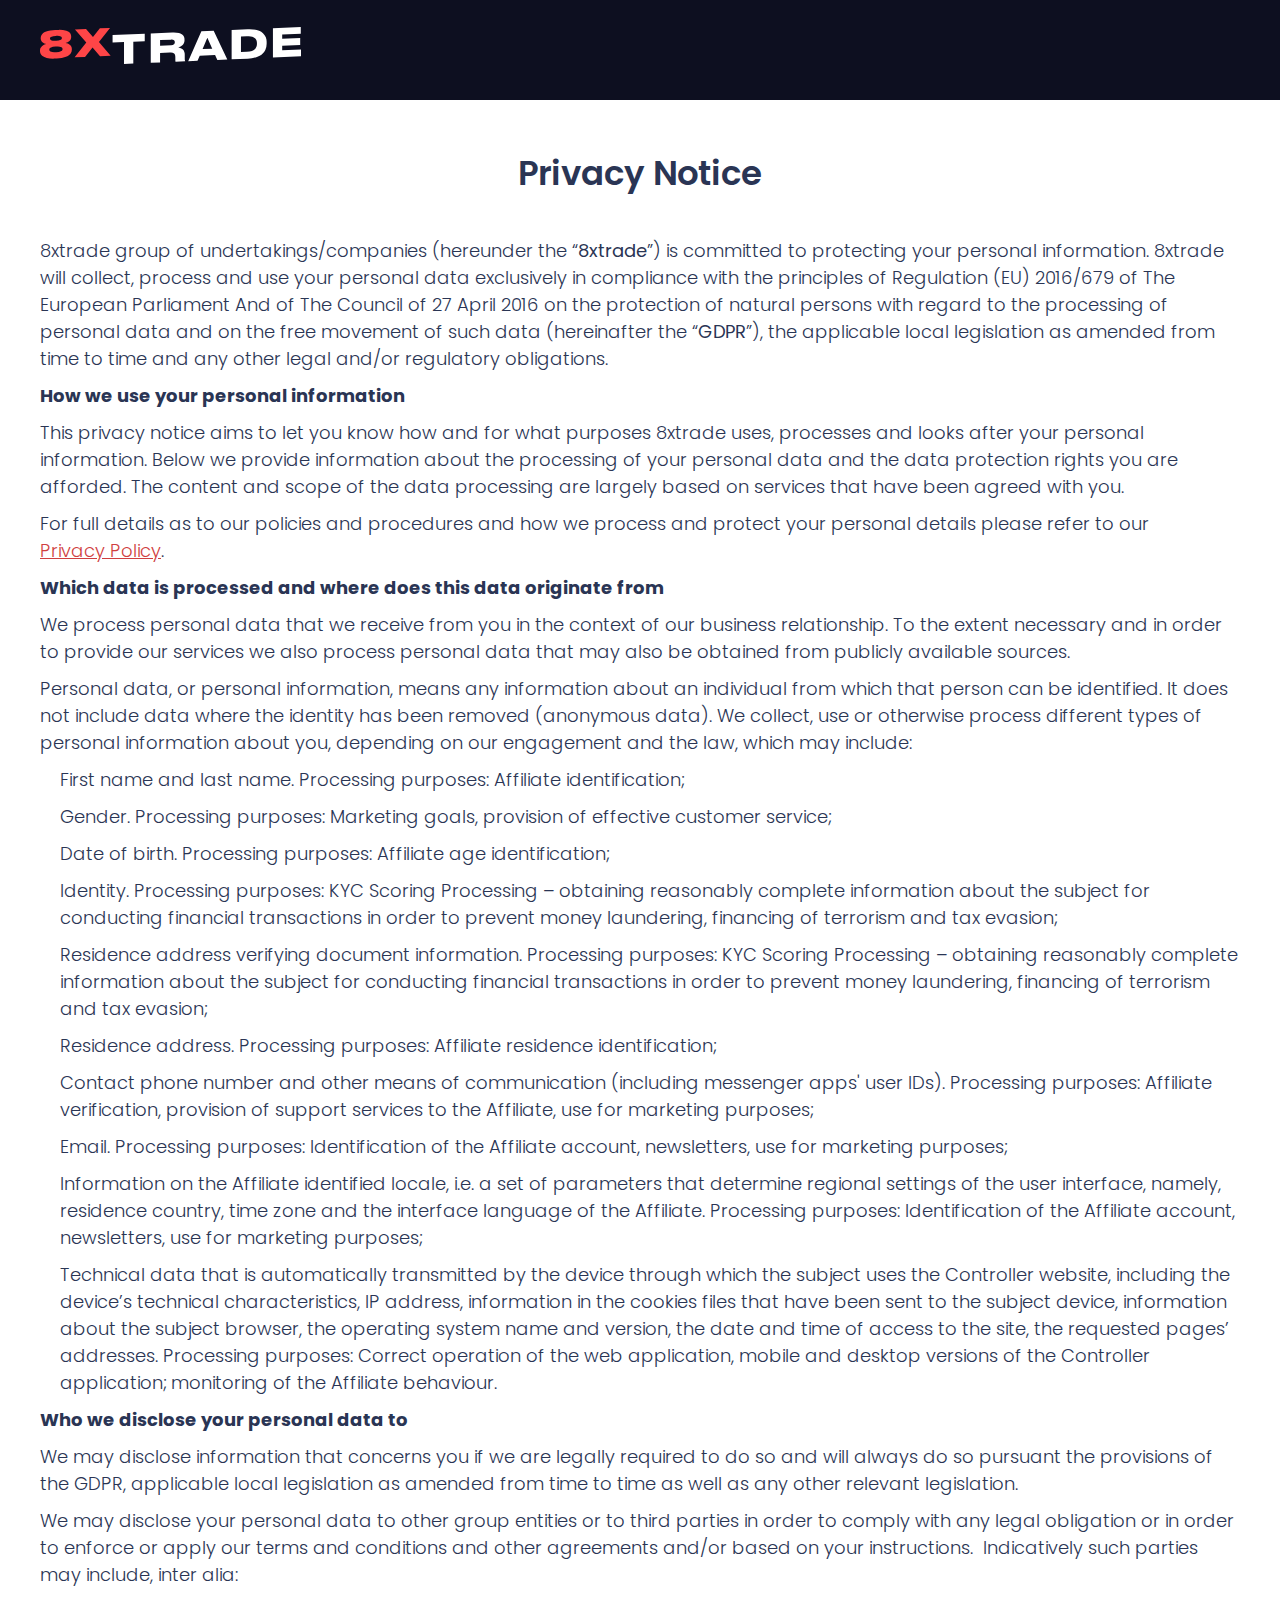
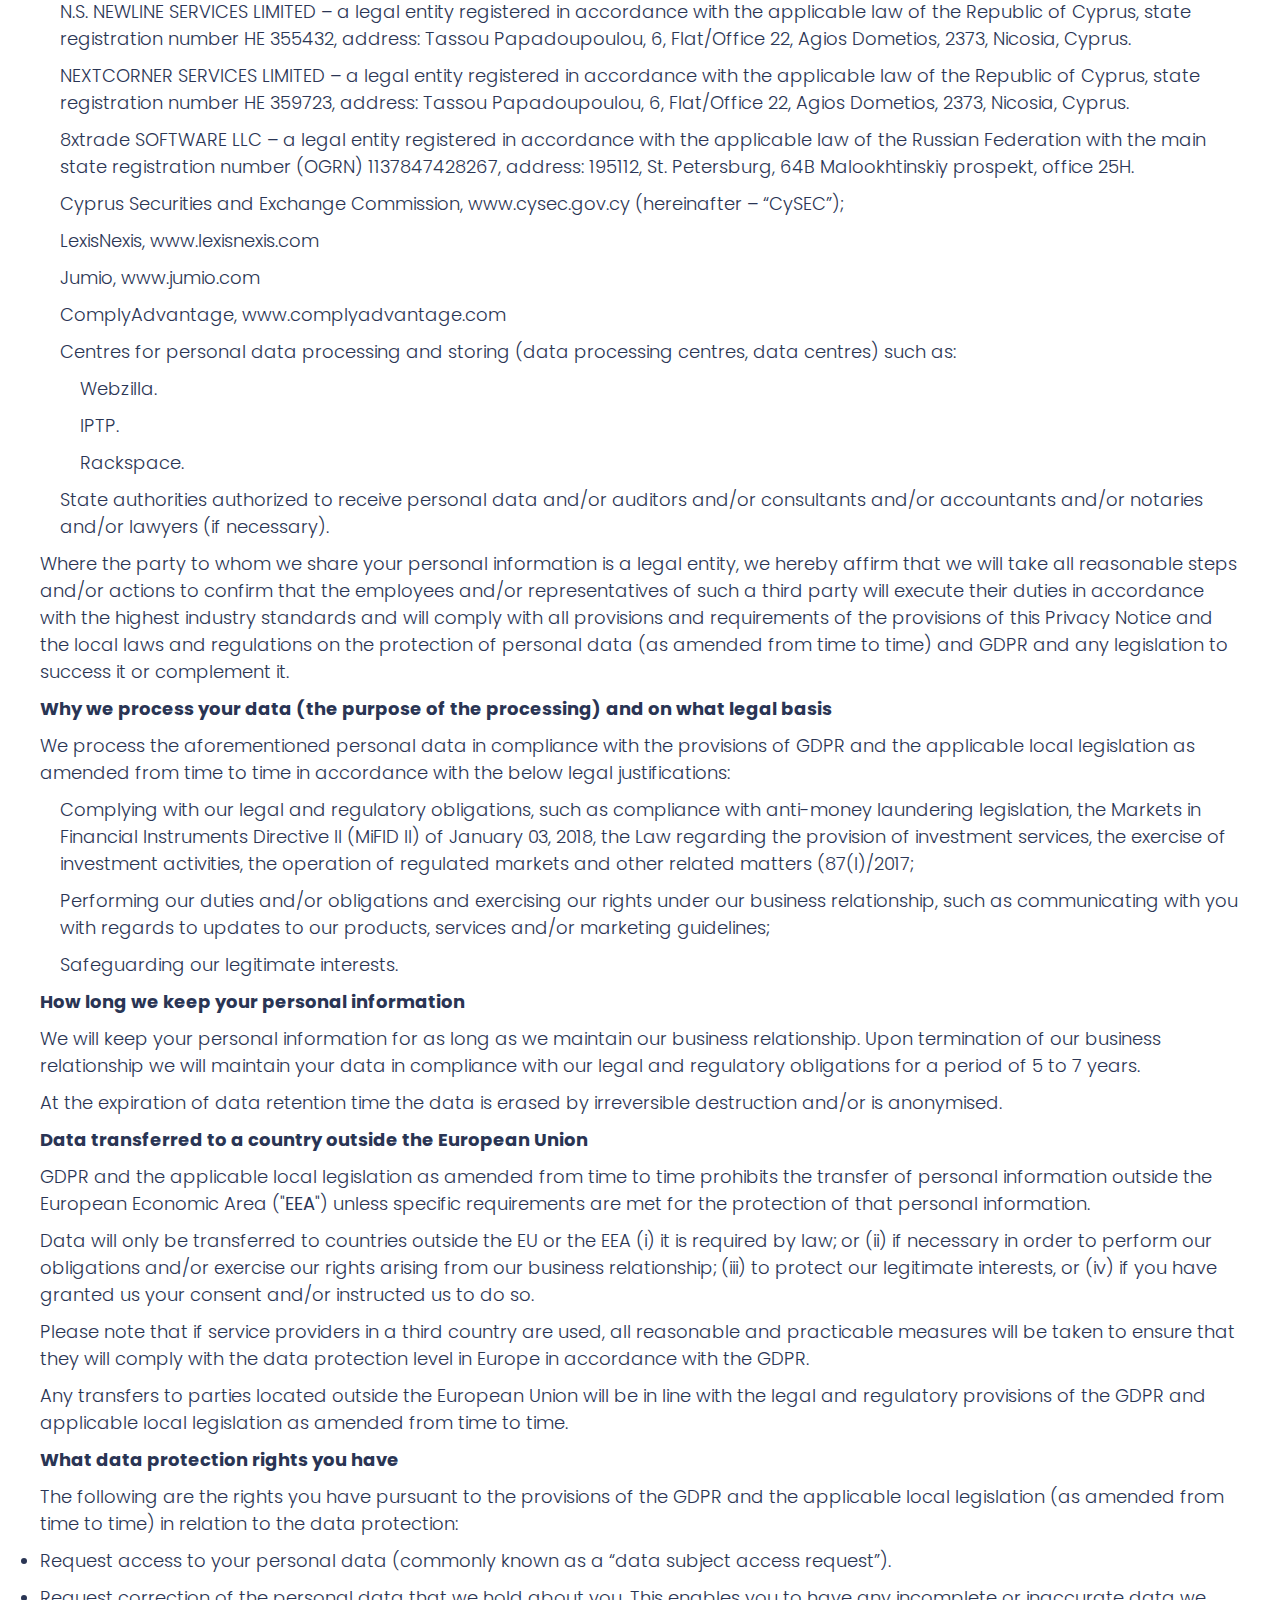
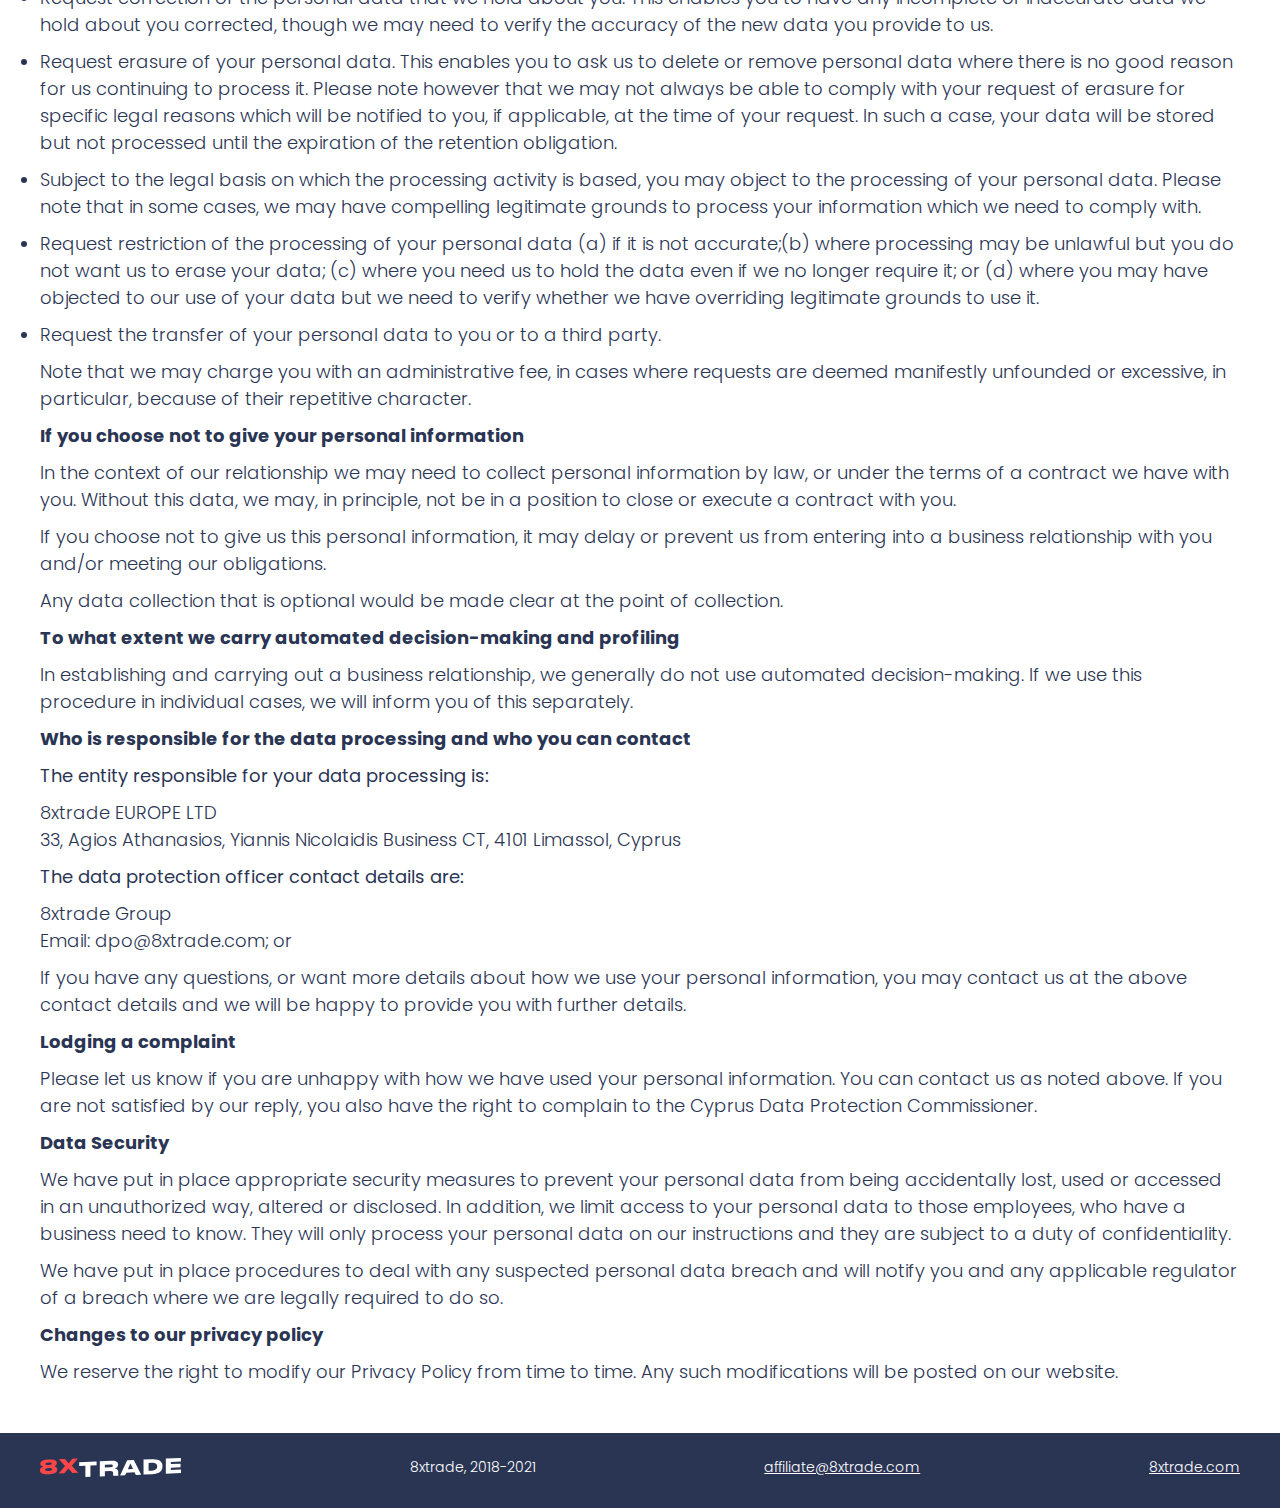
<file: privacy.html>
<!DOCTYPE html>
<html lang="en">
<head>
  <meta charset="UTF-8">
  <meta name="viewport" content="width=device-width, initial-scale=1.0">
  <meta http-equiv="X-UA-Compatible" content="ie=edge">
  <title>Privacy Notice</title>
  <link rel="preconnect" href="https://fonts.gstatic.com">
  <link href="https://fonts.googleapis.com/css2?family=Poppins:wght@400;500;600&display=swap" rel="stylesheet">
  <link rel="stylesheet" href="css/reset.css">
  <link rel="stylesheet" href="css/style.css">
  <link rel="stylesheet" href="css/media.css">
</head>
<body>

    <header class="header__inside">
        <div class="container">
          <div class="header__top-inside">
            <a href="/" class="logo">
              <img src="./images/logo.svg" alt="" class="logo__img">
            </a>
          </div>
        </div>
      </header>

    <setion class="privacy">
        <h2 class="privacy__title">Privacy Notice</h2>
        <div class="container">
            <div class="privacy__wrapper">
                <div class="privacey__text">
                    <p>8xtrade group of undertakings/companies (hereunder the “<strong>8xtrade</strong>”) is committed to protecting your personal information. 8xtrade will collect, process and use your personal data exclusively in compliance with the principles of Regulation (EU) 2016/679 of The European Parliament And of The Council of 27 April 2016 on the protection of natural persons with regard to the processing of personal data and on the free movement of such data (hereinafter the “<strong>GDPR</strong>”), the applicable local legislation as amended from time to time and any other legal and/or regulatory obligations.</p>
                    <h3>How we use your personal information</h3>
                    <p>This privacy notice aims to let you know how and for what purposes 8xtrade uses, processes and looks after your personal information. Below we provide information about the processing of your personal data and the data protection rights you are afforded. The content and scope of the data processing are largely based on services that have been agreed with you.&nbsp;</p>
                    <p>For full details as to our policies and procedures and how we process and protect your personal details please refer to our <a href="https://eu.8xtrade.com/en/terms-and-conditions/privacy-policy-new" target="_blank">Privacy Policy</a>.&nbsp;</p>
                    <h3>Which data is processed and where does this data originate from</h3>
                    <p>We process personal data that we receive from you in the context of our business relationship. To the extent necessary and in order to provide our services we also process personal data that may also be obtained from publicly available sources.</p>
                    <p>Personal data, or personal information, means any information about an individual from which that person can be identified. It does not include data where the identity has been removed (anonymous data). We collect, use or otherwise process different types of personal information about you, depending on our engagement and the law, which may include:</p>
                    <ol>
                      <li>First name and last name. Processing purposes: Affiliate identification;</li>
                      <li>Gender. Processing purposes: Marketing goals, provision of effective customer service;</li>
                      <li>Date of birth. Processing purposes: Affiliate age identification;</li>
                      <li>Identity. Processing purposes: KYC Scoring Processing – obtaining reasonably complete information about the subject for conducting financial transactions in order to prevent money laundering, financing of terrorism and tax evasion;</li>
                      <li>Residence address verifying document information. Processing purposes: KYC Scoring Processing – obtaining reasonably complete information about the subject for conducting financial transactions in order to prevent money laundering, financing of terrorism and tax evasion;</li>
                      <li>Residence address. Processing purposes: Affiliate residence identification;</li>
                      <li>Contact phone number and other means of communication (including messenger apps' user IDs). Processing purposes: Affiliate verification, provision of support services to the Affiliate, use for marketing purposes;</li>
                      <li>Email. Processing purposes: Identification of the Affiliate account, newsletters, use for marketing purposes;</li>
                      <li>Information on the Affiliate identified locale, i.e. a set of parameters that determine regional settings of the user interface, namely, residence country, time zone and the interface language of the Affiliate. Processing purposes: Identification of the Affiliate account, newsletters, use for marketing purposes;</li>
                      <li>Technical data that is automatically transmitted by the device through which the subject uses the Controller website, including the device’s technical characteristics, IP address, information in the cookies files that have been sent to the subject device, information about the subject browser, the operating system name and version, the date and time of access to the site, the requested pages’ addresses. Processing purposes: Correct operation of the web application, mobile and desktop versions of the Controller application; monitoring of the Affiliate behaviour.</li>
                    </ol>
                    <h3>Who we disclose your personal data to</h3>
                    <p>We may disclose information that concerns you if we are legally required to do so and will always do so pursuant the provisions of the GDPR, applicable local legislation as amended from time to time as well as any other relevant legislation.&nbsp;</p>
                    <p>We may disclose your personal data to other group entities or to third parties in order to comply with any legal obligation or in order to enforce or apply our terms and conditions and other agreements and/or based on your instructions. &nbsp;Indicatively such parties may include, inter alia:</p>
                    <ol>
                      <li>N.S. NEWLINE SERVICES LIMITED – a legal entity registered in accordance with the applicable law of the Republic of Cyprus, state registration number HE 355432, address: Tassou Papadoupoulou, 6, Flat/Office 22, Agios Dometios, 2373, Nicosia, Cyprus.</li>
                      <li>NEXTCORNER SERVICES LIMITED – a legal entity registered in accordance with the applicable law of the Republic of Cyprus, state registration number HE 359723, address: Tassou Papadoupoulou, 6, Flat/Office 22, Agios Dometios, 2373, Nicosia, Cyprus.</li>
                      <li>8xtrade SOFTWARE LLC – a legal entity registered in accordance with the applicable law of the Russian Federation with the main state registration number (OGRN) 1137847428267, address: 195112, St. Petersburg, 64B Malookhtinskiy prospekt, office 25H.</li>
                      <li>Cyprus Securities and Exchange Commission, www.cysec.gov.cy (hereinafter – “CySEC”);</li>
                      <li>LexisNexis, www.lexisnexis.com</li>
                      <li>Jumio, www.jumio.com</li>
                      <li>ComplyAdvantage, www.complyadvantage.com</li>
                      <li>Centres for personal data processing and storing (data processing centres, data centres) such as:
                        <ol>
                          <li>Webzilla.</li>
                          <li>IPTP.</li>
                          <li>Rackspace.</li>
                        </ol>
                      </li>
                      <li>State authorities authorized to receive personal data and/or auditors and/or consultants and/or accountants and/or notaries and/or lawyers (if necessary).</li>
                    </ol>
                    <p>Where the party to whom we share your personal information is a legal entity, we hereby affirm that we will take all reasonable steps and/or actions to confirm that the employees and/or representatives of such a third party will execute their duties in accordance with the highest industry standards and will comply with all provisions and requirements of the provisions of this Privacy Notice and the local laws and regulations on the protection of personal data (as amended from time to time) and GDPR and any legislation to success it or complement it.&nbsp;</p>
                    <h3>Why we process your data (the purpose of the processing) and on what legal basis</h3>
                    <p>We process the aforementioned personal data in compliance with the provisions of GDPR and the applicable local legislation as amended from time to time in accordance with the below legal justifications:</p>
                    <ol>
                      <li>Complying with our legal and regulatory obligations, such as compliance with anti-money laundering legislation, the Markets in Financial Instruments Directive II (MiFID II) of January 03, 2018, the Law regarding the provision of investment services, the exercise of investment activities, the operation of regulated markets and other related matters (87(I)/2017;&nbsp;</li>
                      <li>Performing our duties and/or obligations and exercising our rights under our business relationship, such as communicating with you with regards to updates to our products, services and/or marketing guidelines;</li>
                      <li>Safeguarding our legitimate interests.&nbsp;</li>
                    </ol>
                    <h3>How long we keep your personal information</h3>
                    <p>We will keep your personal information for as long as we maintain our business relationship. Upon termination of our business relationship we will maintain your data in compliance with our legal and regulatory obligations for a period of 5 to 7 years.</p>
                    <p>At the expiration of data retention time the data is erased by irreversible destruction and/or is anonymised.</p>
                    <h3>Data transferred to a country outside the European Union</h3>
                    <p>GDPR and the applicable local legislation as amended from time to time prohibits the transfer of personal information outside the European Economic Area ("<strong>EEA</strong>") unless specific requirements are met for the protection of that personal information. &nbsp;</p>
                    <p>Data will only be transferred to countries outside the EU or the EEA (i) it is required by law; or (ii) if necessary in order to perform our obligations and/or exercise our rights arising from our business relationship; (iii) to protect our legitimate interests, or (iv) if you have granted us your consent and/or instructed us to do so.&nbsp;</p>
                    <p>Please note that if service providers in a third country are used, all reasonable and practicable measures will be taken to ensure that they will comply with the data protection level in Europe in accordance with the GDPR.&nbsp;</p>
                    <p>Any transfers to parties located outside the European Union will be in line with the legal and regulatory provisions of the GDPR and applicable local legislation as amended from time to time.</p>
                    <h3>What data protection rights you have</h3>
                    <p>The following are the rights you have pursuant to the provisions of the GDPR and the applicable local legislation (as amended from time to time) in relation to the data protection:</p>
                    <ul>
                      <li>Request access to your personal data (commonly known as a “data subject access request”).</li>
                      <li>Request correction of the personal data that we hold about you. This enables you to have any incomplete or inaccurate data we hold about you corrected, though we may need to verify the accuracy of the new data you provide to us.</li>
                      <li>Request erasure of your personal data. This enables you to ask us to delete or remove personal data where there is no good reason for us continuing to process it. Please note however that we may not always be able to comply with your request of erasure for specific legal reasons which will be notified to you, if applicable, at the time of your request. In such a case, your data will be stored but not processed until the expiration of the retention obligation.</li>
                      <li>Subject to the legal basis on which the processing activity is based, you may object to the processing of your personal data. Please note that in some cases, we may have compelling legitimate grounds to process your information which we need to comply with.</li>
                      <li>Request restriction of the processing of your personal data (a) if it is not accurate;(b) where processing may be unlawful but you do not want us to erase your data; (c) where you need us to hold the data even if we no longer require it; or (d) where you may have objected to our use of your data but we need to verify whether we have overriding legitimate grounds to use it.</li>
                      <li>Request the transfer of your personal data to you or to a third party.&nbsp;</li>
                    </ul>
                    <p>Note that we may charge you with an administrative fee, in cases where requests are deemed manifestly unfounded or excessive, in particular, because of their repetitive character.</p>
                    <h3>If you choose not to give your personal information</h3>
                    <p>In the context of our relationship we may need to collect personal information by law, or under the terms of a contract we have with you. Without this data, we may, in principle, not be in a position to close or execute a contract with you.</p>
                    <p>If you choose not to give us this personal information, it may delay or prevent us from entering into a business relationship with you and/or meeting our obligations.&nbsp;</p>
                    <p>Any data collection that is optional would be made clear at the point of collection.</p>
                    <h3>To what extent we carry automated decision-making and profiling</h3>
                    <p>In establishing and carrying out a business relationship, we generally do not use automated decision-making. If we use this procedure in individual cases, we will inform you of this separately.&nbsp;</p>
                    <h3>Who is responsible for the data processing and who you can contact</h3>
                    <p><strong>The entity responsible for your data processing is:</strong></p>
                    <p>8xtrade EUROPE LTD<br>
                    33, Agios Athanasios, Yiannis Nicolaidis Business CT, 4101 Limassol, Cyprus</p>
                    <p><strong>The data protection officer contact details are:</strong></p>
                    <p>8xtrade Group<br>
                    Email: dpo@8xtrade.com; or</p>
                    <p>If you have any questions, or want more details about how we use your personal information, you may contact us at the above contact details and we will be happy to provide you with further details.&nbsp;</p>
                    <h3>Lodging a complaint</h3>
                    <p>Please let us know if you are unhappy with how we have used your personal information. You can contact us as noted above. If you are not satisfied by our reply, you also have the right to complain to the Cyprus Data Protection Commissioner.</p>
                    <h3>Data Security &nbsp;</h3>
                    <p>We have put in place appropriate security measures to prevent your personal data from being accidentally lost, used or accessed in an unauthorized way, altered or disclosed. In addition, we limit access to your personal data to those employees, who have a business need to know. They will only process your personal data on our instructions and they are subject to a duty of confidentiality.</p>
                    <p>We have put in place procedures to deal with any suspected personal data breach and will notify you and any applicable regulator of a breach where we are legally required to do so.</p>
                    <h3>Changes to our privacy policy</h3>
                    <p>We reserve the right to modify our Privacy Policy from time to time. Any such modifications will be posted on our website.</p>
                </div>
            </div>
        </div>    
    </setion>   

    <footer class="footer">
        <div class="container">
          <div class="footer__inner">
            <a href="index.html" class="logo__footer-img">
              <img src="./images/footer-logo.svg" alt="" class="logo__img">
            </a>
            <p class="footer-text 8xtade">8xtrade, 2018-2021</p>
            <a href="mailto:affiliate@8xtrade.com" class="footer-link">affiliate@8xtrade.com</a>
            <a href="" class="footer-link">8xtrade.com</a>
          </div>
        </div>
      </footer>

    
    



    <script src="https://ajax.googleapis.com/ajax/libs/jquery/3.4.1/jquery.min.js"></script>
    <script src="js/main.js"></script>
  </body>
  </html>
</file>
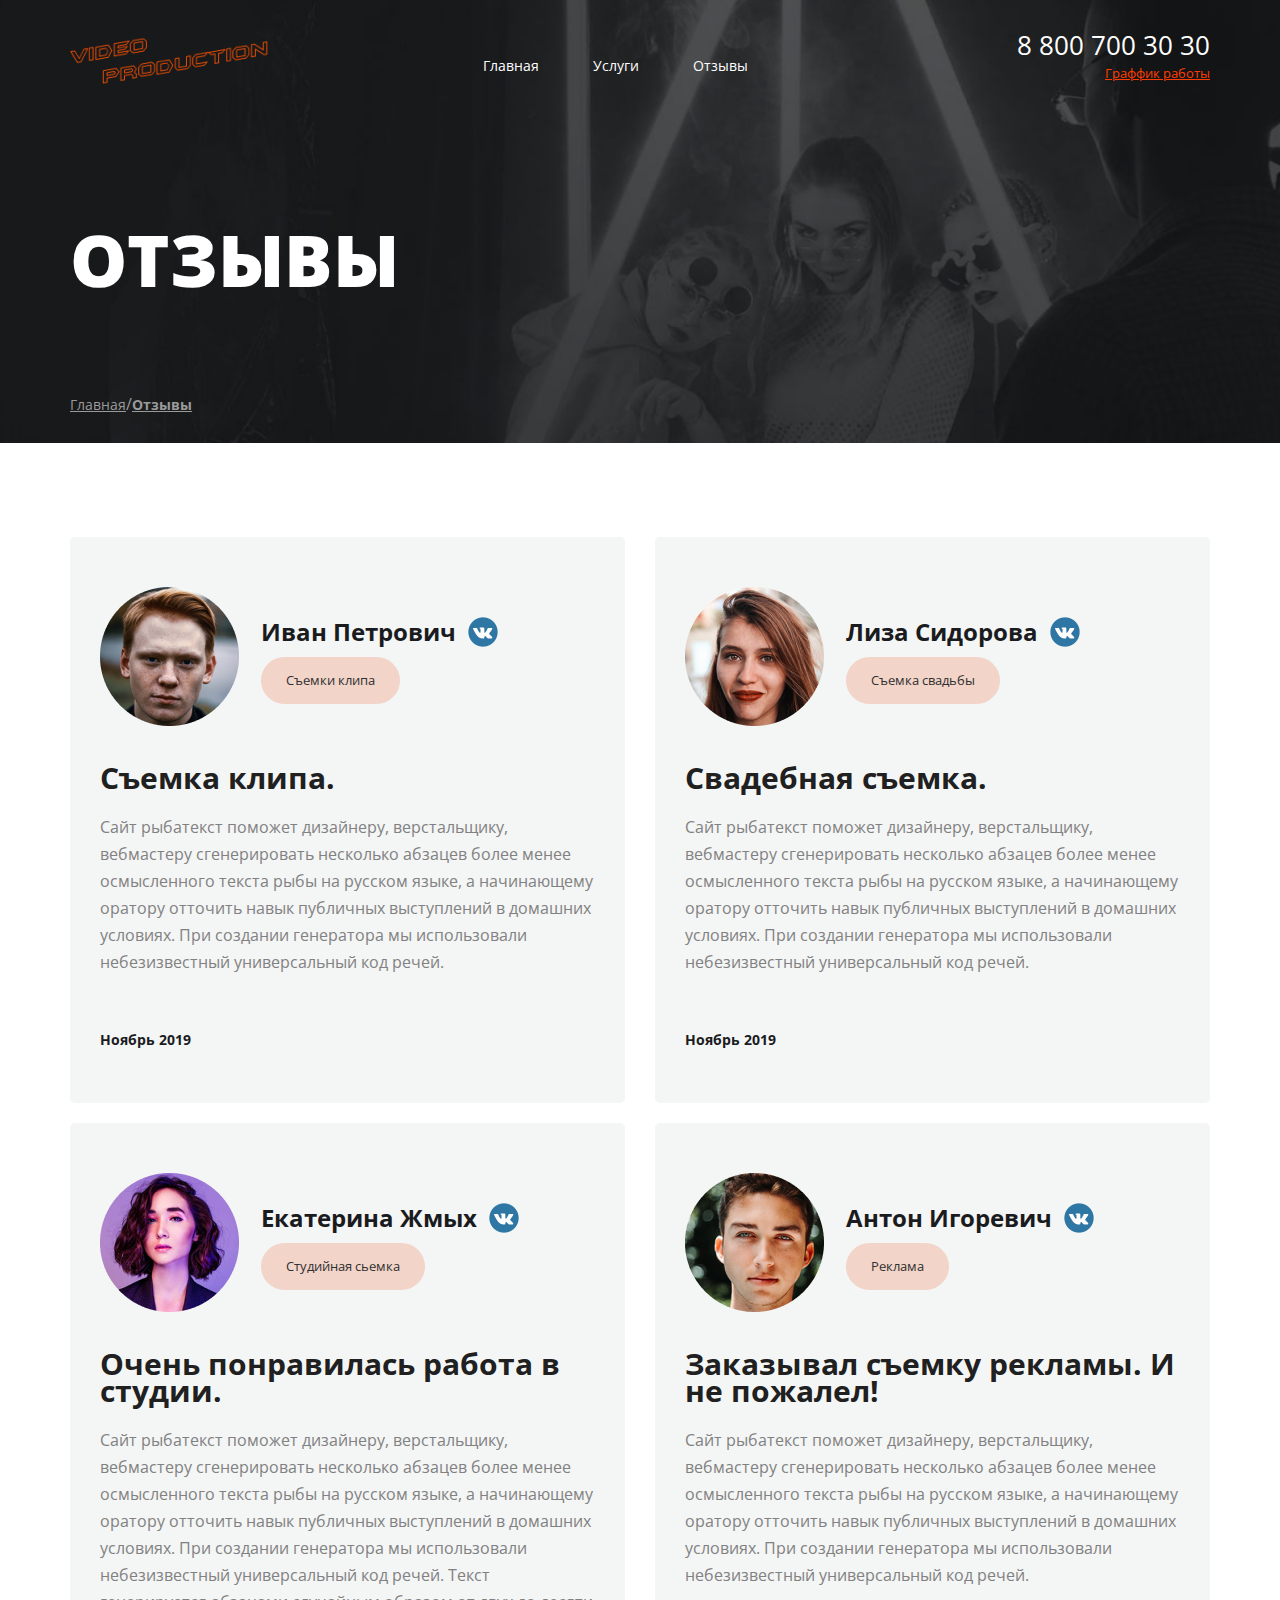
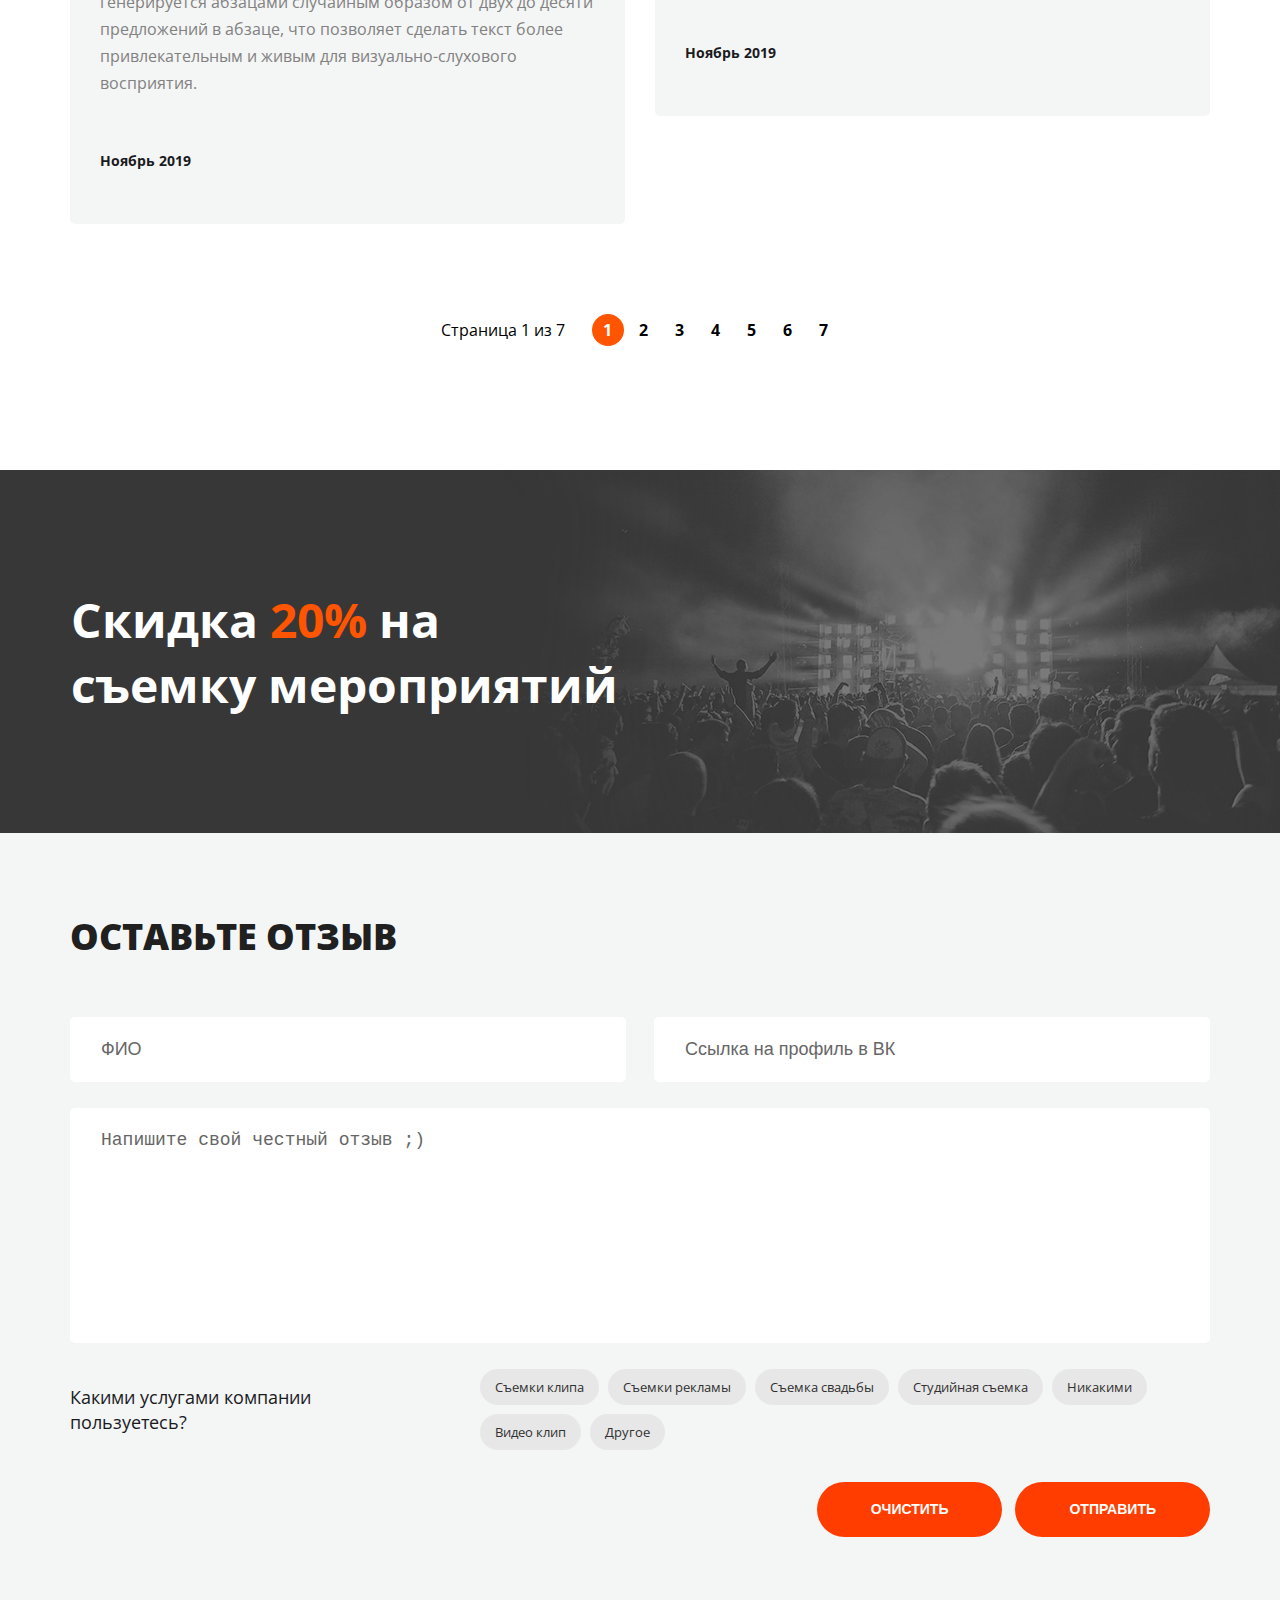
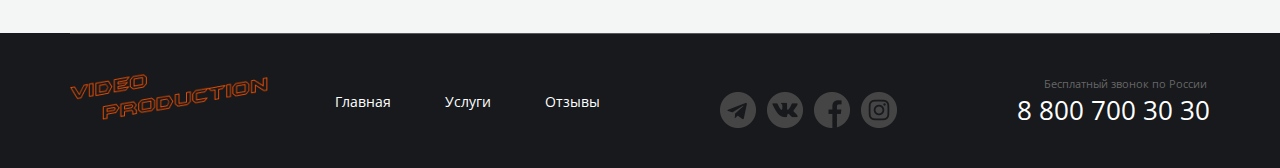
<file: reviews.html>
<!DOCTYPE html>
<html lang="ru">
<head>
    <meta charset="UTF-8">
    <meta http-equiv="X-UA-Compatible" content="IE=edge">
    <meta name="viewport" content="width=device-width, initial-scale=1.0">
    <link rel="stylesheet" href="./css/main.css">
    <link rel="preconnect" href="https://fonts.gstatic.com">
    <link href="https://fonts.googleapis.com/css2?family=Open+Sans:wght@400;700;800&display=swap" rel="stylesheet">
    <title>Reviews</title>
</head>
<body>
    <div class="wrapper reviews-wrapper">
        <setction class="top__line">
            <div class="container top__line-container">
                <header class="header">
                    <div class="container header__container">
                        <a href="index.html" class="logo">
                            <img class="logo__img" src="./images/logo.png" alt="logo">
                        </a>
                        <nav class="menu">
                            <ul class="menu__list">
                                <li class="menu__item">
                                    <a href="main.html" class="menu__link">Главная</a>
                                </li>
                                <li class="menu__item">
                                    <a href="service.html" class="menu__link">Услуги</a>
                                </li>
                                <li class="menu__item">
                                    <a href="reviews.html" class="menu__link">Отзывы</a>
                                </li>
                            </ul>
                        </nav>
                        <adress class="contacts">
                            <a href="tel:+78007003030" class="contacts__phone">8 800 700 30 30</a>
                            <div class="schedule__wrap">
                                <a class="contacts__info">Граффик работы</a>
                                <div class="contacts__menu dropdown">
                                 <div class="dropdown__days">пн-вс: 09:00 - 20:00</div>
                                    <div class="dropdown__time">Обед: 14:00-14:30</div>
                                    <!--<div class="triangle"></div>-->
                                </div>
                            </div>
                        </adress>
                    </div>
                </header>
                <h1 class="page__title">
                    Отзывы
                </h1>
                <nav class="breadcrumbs">
                    <ul class="breadcrumbs__list">
                        <li class="breadcrumbs__item">
                            <a href="index.html" class="breadcrumbs__link">Главная</a>
                        </li>
                        <li class="breadcrumbs__item breadcrumbs__item-active">
                            <a href="" class="breadcrumbs__link">Отзывы</a>
                        </li>
                    </ul>
                </nav>
            </div>
        </setction>
        <main class="page__content">
            <div class="container">
                <ul class="reviews">
                    <li class="reviews__item review">
                        <div class=" review__header">
                            <div class="review__photo">
                                <div class="avatat">
                                    <img src="./images/ivan.png" alt="" class="avatar__img">
                                </div>
                            </div>
                            <div class="review__userdata">
                                <a href="" class="review__user">Иван Петрович</a>
                                <ul class="review__tags">
                                    <li class="review__tag-item tag tag__bg__orange">Съемки клипа</li>
                                </ul>
                            </div>
                        </div>
                        <div class="review__content">
                            <h3 class="review__title">Съемка клипа.</h3>
                            <div class="review__content-text">
                                <p>Сайт рыбатекст поможет дизайнеру, верстальщику, вебмастеру сгенерировать несколько абзацев более менее осмысленного текста рыбы на русском языке, а начинающему оратору отточить навык публичных выступлений в домашних условиях. При создании генератора мы использовали небезизвестный универсальный код речей. </p>
                            </div>
                            <time class="review__date">Ноябрь 2019</time>
                        </div>
                    </li>
                    <li class="reviews__item review">
                        <div class="review__header">
                            <div class="review__photo">
                                <div class="avatat">
                                    <img src="./images/kate.png" alt="" class="avatar__img">
                                </div>
                            </div>
                            <div class="review__userdata">
                                <a href="" class="review__user">Екатерина Жмых</a>
                                <ul class="review__tags">
                                    <li class="review__tag-item tag tag__bg__orange">Студийная сьемка</li>
                                </ul>
                            </div>
                        </div>
                        <div class="review__content">
                            <h3 class="review__title">Очень понравилась работа в студии.</h3>
                            <div class="review__content-text">
                                <p>Сайт рыбатекст поможет дизайнеру, верстальщику, вебмастеру сгенерировать несколько абзацев более менее осмысленного текста рыбы на русском языке, а начинающему оратору отточить навык публичных выступлений в домашних условиях. При создании генератора мы использовали небезизвестный универсальный код речей. Текст генерируется абзацами случайным образом от двух до десяти предложений в абзаце, что позволяет сделать текст более привлекательным и живым для визуально-слухового восприятия. </p>
                            </div>
                            <time class="review__date">Ноябрь 2019</time>
                        </div>
                    </li>
                    <li class="reviews__item review">
                        <div class="review__header">
                            <div class="review__photo">
                                <div class="avatat">
                                    <img src="./images/liz.png" alt="" class="avatar__img">
                                </div>
                            </div>
                            <div class="review__userdata">
                                <a href="" class="review__user">Лиза Сидорова</a>
                                <ul class="review__tags">
                                    <li class="review__tag-item tag tag__bg__orange">Съемка свадьбы</li>
                                </ul>
                            </div>
                        </div>
                        <div class="review__content">
                            <h3 class="review__title">Свадебная съемка.</h3>
                            <div class="review__content-text">
                                <p>Сайт рыбатекст поможет дизайнеру, верстальщику, вебмастеру сгенерировать несколько абзацев более менее осмысленного текста рыбы на русском языке, а начинающему оратору отточить навык публичных выступлений в домашних условиях. При создании генератора мы использовали небезизвестный универсальный код речей. </p>
                            </div>
                            <time class="review__date">Ноябрь 2019</time>
                        </div>
                    </li>
                    <li class="reviews__item review">
                        <div class="review__header">
                            <div class="review__photo">
                                <div class="avatat">
                                    <img src="./images/toha.png" alt="" class="avatar__img">
                                </div>
                            </div>
                            <div class="review__userdata">
                                <a href="" class="review__user">Антон Игоревич</a>
                                <ul class="review__tags">
                                    <li class="review__tag-item tag tag__bg__orange">Реклама</li>
                                </ul>
                            </div>
                        </div>
                        <div class="review__content">
                            <h3 class="review__title">Заказывал съемку рекламы. И не пожалел!</h3>
                            <div class="review__content-text">
                                <p>Сайт рыбатекст поможет дизайнеру, верстальщику, вебмастеру сгенерировать несколько абзацев более менее осмысленного текста рыбы на русском языке, а начинающему оратору отточить навык публичных выступлений в домашних условиях. При создании генератора мы использовали небезизвестный универсальный код речей. </p>
                            </div>
                            <time class="review__date">Ноябрь 2019</time>
                        </div>
                    </li>
                </ul>
                <div class="pagination">
                    <div class="pagination__info reviews-info">
                        Страница <span class="pagination_index">1</span> из <span class="pagination_count">7</span>
                    </div>
                    <ul class="pagination__list">
                        <li class="pagination__item pagination__item-active"> <a href="#" class="pagination__link reviews-active">1</a> </li>
                        <li class="pagination__item"> <a href="#" class="pagination__link reviews-pagination">2</a> </li>
                        <li class="pagination__item"> <a href="#" class="pagination__link reviews-pagination">3</a> </li>
                        <li class="pagination__item"> <a href="#" class="pagination__link reviews-pagination">4</a> </li>
                        <li class="pagination__item"> <a href="#" class="pagination__link reviews-pagination">5</a> </li>
                        <li class="pagination__item"> <a href="#" class="pagination__link reviews-pagination">6</a> </li>
                        <li class="pagination__item"> <a href="#" class="pagination__link reviews-pagination">7</a> </li>
                    </ul>
                </div>
            </div>
        </main>

        <section class="reviews__info">
            <div class="container">
                <div class="reviews__info-wrapper">
                    <h2 class="reviews__info-text">
                    Скидка <font color="#FF5400">20%</font> на <br> съемку мероприятий
                    </h2>
                </div>
            </div>
        </section>

        <section class="reviews__form">
            <div class="container">
                <h2 class="form__title">Оставьте отзыв</h2>
                <form action="" class="form">
                    <div class="form__row">
                        <input type="text" class="form__input" placeholder="ФИО">
                        <input type="text" class="form__input" placeholder="Ссылка на профиль в ВК">
                    </div>
                    <div class="form__row">
                        <textarea name="" class="form__input form__input-textarea" placeholder="Напишите свой честный отзыв ;)"></textarea>
                    </div>
                </form>
                <div class="form__controls">
                    <div class="form__controls-title">Какими услугами компании пользуетесь?</div>
                    <ul class="form__controls-list control">
                        <li class="control__item">
                            <label class="control__elem">
                                <input type="checkbox" name="" class="control__check">
                                <div class="control__tag">
                                    Съемки клипа
                                </div>
                            </label>
                        </li>
                        <li class="control__item">
                            <label class="control__elem">
                                <input type="checkbox" name="" class="control__check">
                                <div class="control__tag">
                                    Съемки рекламы
                                </div>
                            </label>
                        </li>
                        <li class="control__item">
                            <label class="control__elem">
                                <input type="checkbox" name="" class="control__check">
                                <div class="control__tag">
                                    Съемка свадьбы
                                </div>
                            </label>
                        </li>
                        <li class="control__item">
                            <label class="control__elem">
                                <input type="checkbox" name="" class="control__check">
                                <div class="control__tag">
                                    Студийная съемка
                                </div>
                            </label>
                        </li>
                        <li class="control__item">
                            <label class="control__elem">
                                <input type="checkbox" name="" class="control__check">
                                <div class="control__tag">
                                    Никакими
                                </div>
                            </label>
                        </li>
                        <li class="control__item">
                            <label class="control__elem">
                                <input type="checkbox" name="" class="control__check">
                                <div class="control__tag">
                                    Видео клип
                                </div>
                            </label>
                        </li>
                        <li class="control__item">
                            <label class="control__elem">
                                <input type="checkbox" name="" class="control__check">
                                <div class="control__tag">
                                    Другое
                                </div>
                            </label>
                        </li>
                    </ul>
                </div>
                <div class="form__buttons">
                    <button class="button button__theme__gray">Очистить</button>
                    <button class="button button__theme__orange">Отправить</button>
                </div>
            </div>
        </section>
        <footer class="inner__footer">
            <div class="container">
                <div class="footer__wrapper">
                    <a href="index.html" class="logo">
                        <img class="logo__img" src="./images/logo.png" alt="logo">
                    </a>
                    <nav class="menu">
                        <ul class="menu__list">
                            <li class="menu__item">
                                <a href="main.html" class="menu__link">Главная</a>
                            </li>
                            <li class="menu__item">
                                <a href="service.html" class="menu__link">Услуги</a>
                            </li>
                            <li class="menu__item">
                                <a href="reviews.html" class="menu__link">Отзывы</a>
                            </li>
                        </ul>
                    </nav>
                    <div class="social">
                        <a href="#" class="social__link">
                            <div class="social__link-tg"></div>
                        </a>
                        <a href="#" class="social__link">
                            <div class="social__link-vk"></div>
                        </a>
                        <a href="#" class="social__link">
                            <div class="social__link-fb"></div>
                        </a>
                        <a href="#" class="social__link ">
                            <div class="social__link-in"></div>
                        </a>
                    </div>
                    <adress class="contacts">
                        <p class="footer__contacts-info">Бесплатный звонок по России</p>
                        <a href="tel:+78007003030" class="contacts__phone-footer">8 800 700 30 30</a>
                    </adress>
                </div>
            </div>
        </footer>

    </div>
</file>
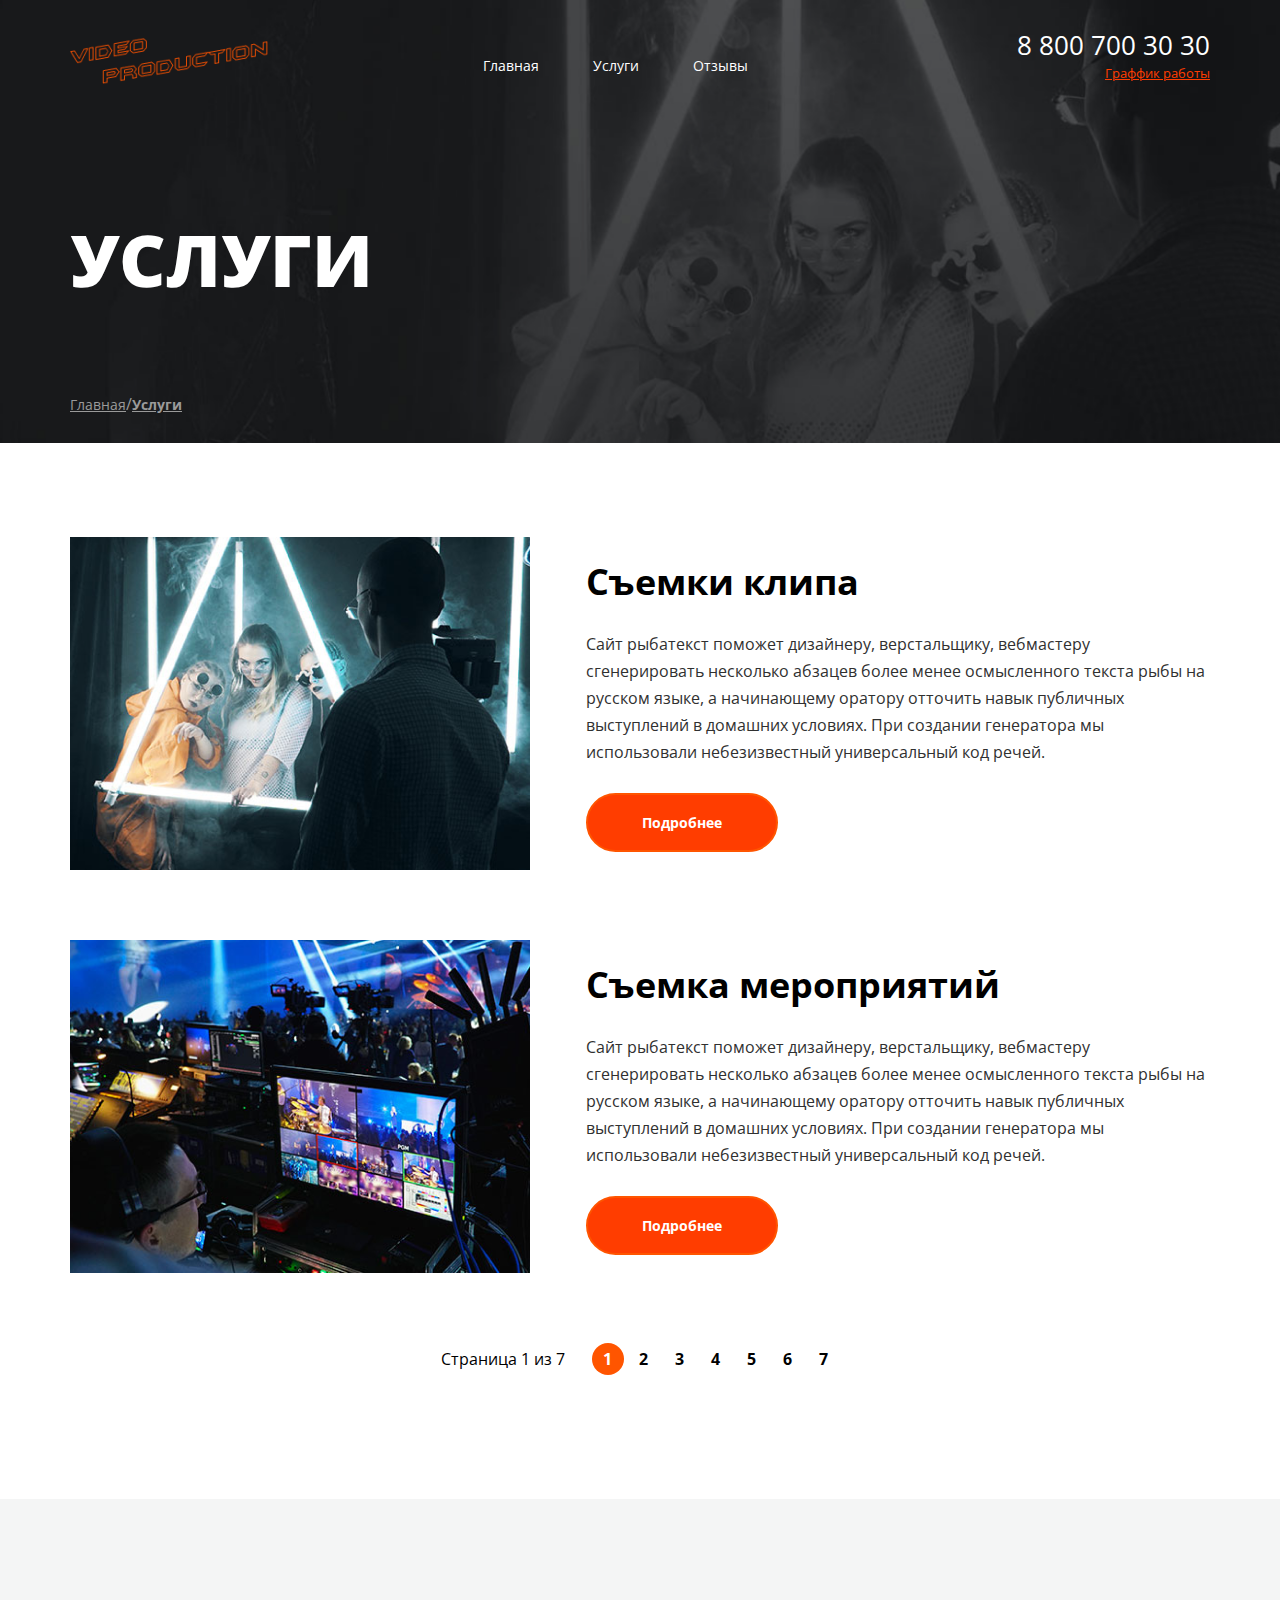
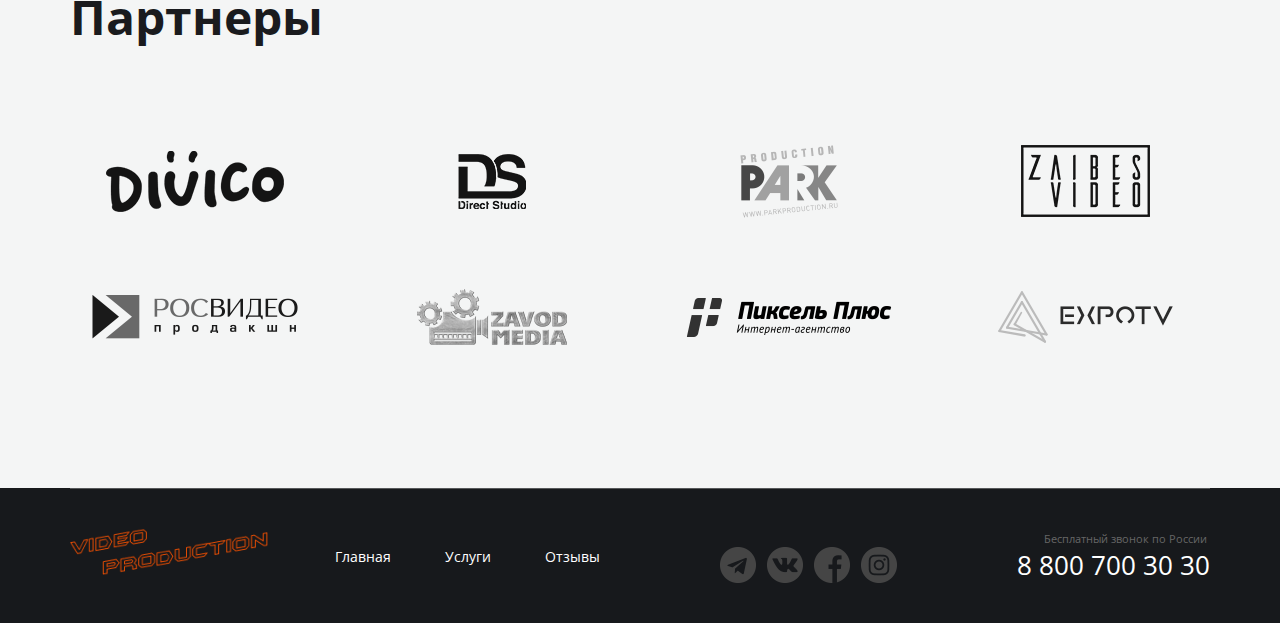
<file: service.html>
<!DOCTYPE html>
<html lang="ru">
<head>
    <meta charset="UTF-8">
    <meta http-equiv="X-UA-Compatible" content="IE=edge">
    <meta name="viewport" content="width=device-width, initial-scale=1.0">
    <link rel="stylesheet" href="./css/main.css">
    <link rel="preconnect" href="https://fonts.gstatic.com">
    <link href="https://fonts.googleapis.com/css2?family=Open+Sans:wght@400;700;800&display=swap" rel="stylesheet">
    <title>Service</title>
</head>
<body>
    <div class="wrapper service-wrapper">
        <setction class="top__line">
            <div class="container top__line-container">
                <header class="header">
                    <div class="container header__container">
                        <a href="index.html" class="logo">
                            <img class="logo__img" src="./images/logo.png" alt="logo">
                        </a>
                        <nav class="menu">
                            <ul class="menu__list">
                                <li class="menu__item">
                                    <a href="main.html" class="menu__link">Главная</a>
                                </li>
                                <li class="menu__item">
                                    <a href="service.html" class="menu__link">Услуги</a>
                                </li>
                                <li class="menu__item">
                                    <a href="reviews.html" class="menu__link">Отзывы</a>
                                </li>
                            </ul>
                        </nav>
                        <adress class="contacts">
                            <a href="tel:+78007003030" class="contacts__phone">8 800 700 30 30</a>
                            <div class="schedule__wrap">
                                <a class="contacts__info">Граффик работы</a>
                                <div class="contacts__menu dropdown">
                                 <div class="dropdown__days">пн-вс: 09:00 - 20:00</div>
                                    <div class="dropdown__time">Обед: 14:00-14:30</div>
                                    <!--<div class="triangle"></div>-->
                                </div>
                            </div>
                        </adress>
                    </div>
                </header>
                <h1 class="page__title">
                    Услуги
                </h1>
                <nav class="breadcrumbs">
                    <ul class="breadcrumbs__list">
                        <li class="breadcrumbs__item">
                            <a href="index.html" class="breadcrumbs__link">Главная</a>
                        </li>
                        <li class="breadcrumbs__item breadcrumbs__item-active">
                            <a href="" class="breadcrumbs__link">Услуги</a>
                        </li>
                    </ul>
                </nav>
            </div>
        </setction>

        <main class="page__content">
            <div class="container">
                <ul class="services">
                    <li class="services__item">
                        <div class="services__img">
                            <img src="./images/girls.png" alt="" class="service__img-item">
                        </div>
                        <div class="services__content">
                            <h2 class="services__title">Съемки клипа</h2>
                            <div class="services__desc">
                                <p>
                                    Сайт рыбатекст поможет дизайнеру, верстальщику, вебмастеру сгенерировать несколько абзацев более менее осмысленного текста рыбы на русском языке, а начинающему оратору отточить навык публичных выступлений в домашних условиях. При создании генератора мы использовали небезизвестный универсальный код речей. 
                                </p>
                            </div>
                            <a href="" class="button button--light-services">Подробнее</a>
                        </div>
                    </li>
                    <li class="services__item">
                        <div class="services__img">
                            <img src="./images/engineer.png" alt="" class="service__img-item">
                        </div>
                        <div class="services__content">
                            <h2 class="services__title">Съемка мероприятий</h2>
                            <div class="services__desc">
                                <p>
                                    Сайт рыбатекст поможет дизайнеру, верстальщику, вебмастеру сгенерировать несколько абзацев более менее осмысленного текста рыбы на русском языке, а начинающему оратору отточить навык публичных выступлений в домашних условиях. При создании генератора мы использовали небезизвестный универсальный код речей. 
                                </p>
                            </div>
                            <a href="" class="button button--light-services">Подробнее</a>
                        </div>
                    </li>
                </ul>
                <div class="pagination">
                    <div class="pagination__info service-info">
                        Страница <span class="pagination_index">1</span> из <span class="pagination_count">7</span>
                    </div>
                    <ul class="pagination__list">
                        <li class="pagination__item pagination__item-active"> <a href="#" class="pagination__link service-active">1</a> </li>
                        <li class="pagination__item"> <a href="#" class="pagination__link service-pagination">2</a> </li>
                        <li class="pagination__item"> <a href="#" class="pagination__link service-pagination">3</a> </li>
                        <li class="pagination__item"> <a href="#" class="pagination__link service-pagination">4</a> </li>
                        <li class="pagination__item"> <a href="#" class="pagination__link service-pagination">5</a> </li>
                        <li class="pagination__item"> <a href="#" class="pagination__link service-pagination">6</a> </li>
                        <li class="pagination__item"> <a href="#" class="pagination__link service-pagination">7</a> </li>
                    </ul>
                </div>
            </div>
        </main>

        <section class="inner__section inner__setction-bg-grey">
            <div class="container">
                <h2 class="inner__section-title">Партнеры</h2>
                <ul class="partners__list">
                    <li class="partner__item ">
                        <a href="" class="partner__link">
                            <img src="./images/divico.png" alt="" class="partner__img">
                        </a>
                    </li>
                    <li class="partner__item">
                        <a href="" class="partner__link">
                            <img src="./images/ds.png" alt="" class="partner__img">
                        </a>
                    </li>
                    <li class="partner__item">
                        <a href="" class="partner__link">
                            <img src="./images/park.png" alt="" class="partner__img">
                        </a>
                    </li>
                    <li class="partner__item">
                        <a href="" class="partner__link">
                            <img src="./images/zvibes.png" alt="" class="partner__img">
                        </a>
                    </li>
                    <li class="partner__item">
                        <a href="" class="partner__link">
                            <img src="./images/rosvideo.png" alt="" class="partner__img">
                        </a>
                    </li>
                    <li class="partner__item">
                        <a href="" class="partner__link">
                            <img src="./images/zavod.png" alt="" class="partner__img">
                        </a>
                    </li>
                    <li class="partner__item">
                        <a href="" class="partner__link">
                            <img src="./images/pixel.png" alt="" class="partner__img">
                        </a>
                    </li>
                    <li class="partner__item">
                        <a href="" class="partner__link">
                            <img src="./images/expotv.png" alt="" class="partner__img">
                        </a>
                    </li>
                </ul>
            </div>
        </section>

        <footer class="inner__footer">
            <div class="container">
                <div class="footer__wrapper">
                    <a href="index.html" class="logo">
                        <img class="logo__img" src="./images/logo.png" alt="logo">
                    </a>
                    <nav class="menu">
                        <ul class="menu__list">
                            <li class="menu__item">
                                <a href="main.html" class="menu__link">Главная</a>
                            </li>
                            <li class="menu__item">
                                <a href="service.html" class="menu__link">Услуги</a>
                            </li>
                            <li class="menu__item">
                                <a href="reviews.html" class="menu__link">Отзывы</a>
                            </li>
                        </ul>
                    </nav>
                    <div class="social">
                        <a href="#" class="social__link">
                            <div class="social__link-tg"></div>
                        </a>
                        <a href="#" class="social__link">
                            <div class="social__link-vk"></div>
                        </a>
                        <a href="#" class="social__link">
                            <div class="social__link-fb"></div>
                        </a>
                        <a href="#" class="social__link ">
                            <div class="social__link-in"></div>
                        </a>
                    </div>
                    <adress class="contacts">
                        <p class="footer__contacts-info">Бесплатный звонок по России</p>
                        <a href="tel:+78007003030" class="contacts__phone-footer">8 800 700 30 30</a>
                    </adress>
                </div>
            </div>
        </footer>
            
    </div>
</body>
</html>
</file>
<file: css/style.css>
*,
*::after,
*::before {
    box-sizing: border-box;
}

body {
    font-size: 18px;
    line-height: 27px;
    font-weight: 300;
    color: #2A3554;
    font-family: 'Poppins', sans-serif;
}

a {
    text-decoration: none;
    color: inherit;
    display: inline-block;
}

button {
    font-family: 'Poppins', sans-serif;
    color: #fff;
    font-size: 16px;
    line-height: 24px;
    font-weight: 400; 
    padding: 11px 23px;  
    border-radius: 4px;
    cursor: pointer;
    transition: all .5s;
    border: none;
}

h2 {
    font-weight: 600;
    font-size: 34px;
    line-height: 51px;
    color: #2A3554;
    text-align: center;
}

.container {
    max-width: 1220px;
    margin-left: auto;
    margin-right: auto;
    padding: 0 10px;
}


/*header - start*/

.header {
    background-image: url(../images/header-bg.jpg);
    background-repeat: no-repeat;
    background-size: cover;
    background-position: top center;
    min-height: 887px;
    color: #fff;
    margin-bottom: 64px;
}

.header__top {
    padding: 58px 0 45px;
    display: flex;
    justify-content: space-between;
    align-items: center;
}

.user-nav__link {
    color: #fff;
    font-style: 16px;
    line-height: 24px;
    font-weight: 600; 
    padding: 11px 23px;  
    border: 1px solid #fff;
    border-radius: 4px;
    text-decoration: none;
    cursor: pointer;
    transition: all .5s;
}

.user-nav__link:hover {
    border: 1px solid #FE4547;
    color: #FE4547;
}

.header__title {
    font-weight: 600;
    font-size: 48px;
    line-height: 72px;
    text-transform: uppercase;
    padding-top: 220px;
    text-align: center;
}

.header__subtitle {
    font-weight: 500;
    font-size: 26px;
    line-height: 39px;
    text-align: center;
    margin-top: 16px;
}

.button {
    text-align: center;
    margin-top: 24px;
}

.header__button {
    margin-top: 48px;
}

.join__button {
    background-color: #FE4547;
    border-radius: 4px;
    padding: 11px 40px 11px;
    transition: all .5s;
    color: #fff;
}

.join__button:hover {
    background-color: #D03E40;
}

/*header - end*/


/*how it works - start*/

.what__is-title {
    text-align: center;
    margin-bottom: 24px;
}

.what__is-sub {
    font-size: 18px;
    line-height: 27px;
    color: #2A3554;
    text-align: center;
    margin-bottom: 32px;
}

.steps {
    display: flex;
    justify-content: space-between;
    margin-bottom: 64px;
}

.step {
    max-width: 209px;

}

.circle {
    background: #2A3554;
    border: 2px solid #FE4547;
    margin: auto;
    display: flex;
    justify-content: center;
    align-items: center;
    border-radius: 50%;
    width: 87px;
    height: 87px;
}

.circle__number {
    font-size: 48px;
    line-height: 72px;
    color: #fff;
}

.step__title {
    font-weight: 600;
    font-size: 16px;
    line-height: 24px;
    color: #2A3554;;
    text-align: center;
    padding-top: 18px;
    padding-bottom: 8px;
    white-space: nowrap;
}

.step__text {
    font-size: 14px;
    line-height: 21px;
    text-align: center;
}

/*how it works - end*/


/*about revenue - start*/

.about__revenue {
    background-color: #F3F3F3;
    padding-top: 48px;
    padding-bottom: 24px;
}

.about__text {
    font-size: 24px;
    line-height: 36px;
    text-align: center;
    color: #2A3554;
    margin-top: 16px;
    margin-bottom: 48px;
}

.colortext {
    color: #FE4547;
}

.about__subtitle {
    font-weight: 600;
    font-size: 26px;
    line-height: 39px;
    color: #2A3554;
    text-align: center;
}

.about__inner {
    display: flex;
    flex-wrap: wrap;
    justify-content: space-between;
}

.item {
    display: inline-block;
    width: 25%;
    min-width: 287px;
    margin: 33px 7px 33px;
}

.item__img {
    padding-bottom: 16px;
}

/*about revenue - end*/


/*banks - start*/

.banks__title {
    margin-top: 48px;
    margin-bottom: 24px;
}

.banks__text {
    font-size: 18px;
    line-height: 27px;
    color: #2A3554;
    text-align: center;
    margin-bottom: 36px;
}

.banks__inner {
    display: flex;
    justify-content: space-between;
    margin-bottom: 32px;
}

.bottom__text {
    font-weight: 600;
    font-size: 18px;
    line-height: 27px;
    color: #2A3554;
    text-align: center;
    margin-bottom: 48px;
}

/*banks - end*/


/*why__us - start*/

.why__us {
    background-color: #F3F3F3;
    padding-top: 48px;
    padding-bottom: 24px;
}

.why__us-text {
    font-size: 18px;
    line-height: 27px;
    text-align: center;
    margin: 24px auto auto;
    margin-bottom: 32px;
}

.text__block {
    border-top: 1px solid #A6A6A6;
}

.text__block-text {
    max-width: 911px;
    text-align: center;
    margin: 32px auto auto;
    position: relative;
    margin-bottom: 48px;
}

.text__block-text::before {
    content: "";
    position: absolute;
    left: -50px;
    top: -11px;
    width: 48px;
    height: 48px;
    background-image: url(../images/cool-icon.svg);
}

.why__us-bottomtext {
    font-weight: 400;
    font-size: 24px;
    line-height: 36px;
    text-align: center;
    text-transform: uppercase;
    margin-bottom: 48px;
}

.demo__block {
    max-width: 730px;
    margin: auto;
    text-align: center;
    background-color: rgb(255, 255, 255);
    box-shadow: 0px 0px 16px rgba(0, 0, 0, 0.25);
    padding-top: 70px;
    padding-bottom: 70px;
}

.demo__text {
    font-weight: 600;
    font-size: 30px;
    line-height: 45px;
    text-transform: uppercase;
    color: #2A3554;
    position: relative;
    padding-left: 83px;
}

.demo__text::before {
    content: "";
    position: absolute;
    left: 79px;
    top: -24px;
    width: 84px;
    height: 84px;
    background-image: url(../images/demo__icon.svg);
}

/*why__us - end*/


/*platform__features - start*/

.platform__features-title {
    margin-top: 48px;
    margin-bottom: 32px;
}

.platform__content {
    display: flex;
    justify-content: space-between;
    align-items: center;
}

.platform-list {
    list-style: none;
}

.platform-item {
    margin-bottom: 17px;
    padding-left: 10px;
    position: relative;
}

.platform-item::after {
    content: "";
    position: absolute;
    width: 20px;
    height: 20px;
    background-image: url(../images/list-marker.svg);
    top: 3px;
    left: -19px;
}

.assets {
    margin-top: 48px;
}

.assets-title {
    font-weight: 500;
    font-size: 18px;
    line-height: 27px;
    text-align: center;
}

.assets-list {
    display: inline-block;
}

.list_items {
    list-style: none;
    margin-top: 24px;
    text-align: left;
}

.list-item {
    position: relative;
    width: 25%;
    float: left;
    margin-bottom: 20px;
    padding-left: 100px;
    color: #2A3554;
    font-size: 14px;
}

.list-item::before {
    content: "";
    position: absolute;
    left: 73px;
    top: 4px;
    width: 13px;
    height: 13px;
    background-image: url(../images/assets-marker.svg);
}

/*platform__features - end*/


/*dpps - start*/

.dashboard {
    background-color: #F3F3F3;
    padding-top: 24px;
    padding-bottom: 24px;
    margin-top: 24px;
}

.dashboard__inner{
    display: flex;
    justify-content: space-between;
    align-items: center;
}

.dashboard__title {
    font-weight: 600;
    font-size: 26px;
    line-height: 39px;
    margin-bottom: 12px;
}

.dashboard__text {
    max-width: 413px;
    margin-bottom: 12px;
}

.dashboard__list {
    list-style: none;
}

.dashboard__item {
    margin-bottom: 17px;
    padding-left: 34px;
    position: relative;
}

.dashboard__item::before {
    content: "";
    position: absolute;
    width: 20px;
    height: 20px;
    background-image: url(../images/list-marker.svg);
    left: -1px;
}

.postbacks__inner {
    display: flex;
    justify-content: space-between;
    align-items: center;
}


.postbacks__content {
    padding-left: 34px;
}

.postbacks__title {
    font-weight: 600;
    font-size: 26px;
    line-height: 39px;
    margin-bottom: 12px;
}

.postbacks__text {
    max-width: 440px;
    margin-bottom: 12px;
}

.postbacks__list {
    list-style: none;
}

.postbacks__item {
    margin-bottom: 17px;
    padding-left: 34px;
    position: relative;
}

.postbacks__item::before {
    content: "";
    position: absolute;
    width: 20px;
    height: 20px;
    background-image: url(../images/list-marker.svg);
    left: -1px;
}


.payments {
    background-color: #F3F3F3;
    padding-top: 24px;
    padding-bottom: 24px;
    margin-top: 24px;
}

.payments__inner {
    display: flex;
    justify-content: space-between;
    align-items: center;
}

.payments__title {
    font-weight: 600;
    font-size: 26px;
    line-height: 39px;
    margin-bottom: 12px;
}

.payments__text {
    max-width: 450px;
    margin-bottom: 12px;
}

.payments__list {
    list-style: none;
}

.payments__item {
    margin-bottom: 17px;
    padding-left: 34px;
    position: relative;
    max-width: 500px;
}

.payments__item::before {
    content: "";
    position: absolute;
    width: 20px;
    height: 20px;
    background-image: url(../images/list-marker.svg);
    left: -1px;
}


.support__inner {
    display: flex;
    display: flex;
    min-width: 1137px;
    justify-content: space-between;
    align-items: center;
    margin-top: 16px;
}

.support__title {
    font-weight: 600;
    font-size: 26px;
    line-height: 39px;
    margin-bottom: 12px;
}

.support__text {
    max-width: 478px;
    margin-bottom: 12px;
}

.support__list {
    list-style: none;
}

.support__item {
    margin-bottom: 17px;
    padding-left: 34px;
    position: relative;
    max-width: 500px;
}

.support__item::before {
    content: "";
    position: absolute;
    width: 20px;
    height: 20px;
    background-image: url(../images/list-marker.svg);
    left: -1px;
}

.flags {
    display: flex;
    text-align: center;
}

.flag {
    padding: 0 22px 0 22px;
}

.indonesia__flag {
    padding-left: 12px;
}

/*dpps - end*/


/*platforms - start*/

.platforms {
    background-color: #F3F3F3;
    padding-top: 32px;
    padding-bottom: 32px;
    margin-top: 24px;
}

.platforms__inner {
    align-items: center;
    max-width: 1220px;
    margin: auto;
    display: flex;
    justify-content: space-between;
    padding-left: 20px;
    padding-right: 20px;
}

.platform__item {
    margin-bottom: 24px;
}

.platform__title {
    margin-bottom: 16px;
    font-weight: 500;
    font-size: 18px;
    line-height: 27px;
}

.platforms__img {
    padding-right: 16px;
}

.platforms__img:last-of-type {
    padding-right: 0;
}

/*platforms - end*/


/*docs - start */

.docs {
    background-color: #2A3554;
    padding-top: 32px;
    padding-bottom: 32px;
    margin-bottom: 64px;
}

.docs__text {
    width: 1060px;
    margin: auto;
    text-align: center;
    font-size: 18px;
    line-height: 27px;
    font-weight: 400;
    color: #fff;
}

.docs-links {
    text-decoration: underline;
}

/*docs - end */


/*form - start*/


.footer__form {
    width: 330px;
    max-width: 100%;
    margin: auto;
}

.footer__form-input {
    color: #2A3554;
    height: 48px;
    padding: 10px 15px;
    border: 1px solid #7A94AF;
    width: 100%;
    margin-bottom: 12px;
    display: inline-block;
    font-size: 16px;
    border-radius: 0;  
}

.footer__form-input::placeholder {
    font-family: Poppins;
    font-size: 16px;
    line-height: 28px;
    color: #BCD0E5;
    opacity: 1;
}

.footer__form-input::-webkit-input-placeholder {
    font-family: Poppins;
    font-size: 16px;
    line-height: 28px;
    color: #BCD0E5;
    opacity: 1;
}

.footer__form-input:-moz-placeholder {
    font-family: Poppins;
    font-size: 16px;
    line-height: 28px;
    color: #BCD0E5;
    opacity: 1;
}

.footer__form-input::-moz-placeholder {
    font-family: Poppins;
    font-size: 16px;
    line-height: 28px;
    color: #BCD0E5;
    opacity: 1;
}

.footer__form-input:-ms-input-placeholder {
    font-family: Poppins;
    font-size: 16px;
    line-height: 28px;
    color: #BCD0E5;
    opacity: 1;
}

.password-input .footer__form-input {
    margin-bottom: 0;
}

.password-input {
    position: relative;
    margin-bottom: 12px;
}

.toggle-password {
    position: absolute;
    width: 24px;
    height: 24px;
    right: 10px;
    bottom: calc(50% - 12px);
    cursor: pointer;
}

.toggle-password:after {
    position: absolute;
    content: "";
    width: 24px;
    height: 24px;
    background: url(../images/password.svg);
    right: 0;
    bottom: 0;
}

.dropdown {
  width: 100%;
  border: 1px solid #7A94AF;
  transition: all .5s ease;
  position: relative;
  font-size: 16px;
  line-height: 28px;
  color: #BCD0E5;
  height: 48px;
  text-align: left;
  margin-bottom: 12px;
}

.dropdown .select {
    cursor: pointer;
    display: block;
    padding: 10px 15px;
}

.dropdown .select > img {
    position: absolute;
    right: 15px;
    top: calc(50% - 4px);
    transition: all .3s ease-in-out;
}

.dropdown.active .select > img {
    transform: rotate(-180deg)
}

.dropdown.active:hover,
.dropdown.active {
    background-color: #f8f8f8;
}

.dropdown .dropdown-menu {
    position: absolute;
    background-color: #fff;
    width: 100%;
    left: 0;
    margin-top: 1px;
    box-shadow: 0 1px 2px rgb(204, 204, 204);
    border-radius: 0 1px 2px 2px;
    overflow: hidden;
    display: none;
    max-height: 156px;
    overflow-y: auto;
    z-index: 9;
    padding: 0;
    list-style: none
}

.dropdown .dropdown-menu li {
    padding: 10px 15px;
    transition: all .2s ease-in-out;
    cursor: pointer;
    color: #2A3554;
    font-size: 14px;
    font-weight: 500;
    display: flex;
    align-items: center;
} 

.dropdown .dropdown-menu li:hover,
.dropdown .dropdown-menu li:active {
    background: rgba(122, 148, 175, 0.5);
}

.dropdown .dropdown-menu li img {
    width: 32px;
    margin-right: 5px;
}

.form__button {
    text-align: center;
    margin-top: 12px;
}

.form-button {
    background-color: #FE4547;
    border-radius: 4px;
    padding: 11px 40px 11px;
    transition: all .5s;
    color: #fff;
}

.form-button:hover {
    background-color: #D03E40;
}

.form-options {
    padding: 24px;
}

.form__forgot {
    font-family: 'Poppins', sans-serif;
    font-style: normal;
    font-weight: normal;
    font-size: 14px;
    line-height: 21px;
    text-align: center;
    color: #FE4547;
    margin-top: 20px;
}



/*footer - start*/

.footer {
    background-color: #2A3554;
    padding-top: 24px;
    padding-bottom: 24px;
    margin-top: 48px;
}

.footer-text {
    font-size: 14px;
    line-height: 21px;
    color: #fff;
}

.footer__inner {
    display: flex;
    justify-content: space-between;
}

.footer-link {
    font-size: 14px;
    line-height: 21px;
    color: #fff;
    text-decoration: underline;
}

/*footer - end*/



/*agreement - inner - start*/

.header__inside {
    height: 100px;
    background-color: #0D0F20;
    align-items: center;
}

.header__top-inside {
    padding: 27px 0 0;
    display: flex;
    justify-content: space-between;
    align-items: center;
}

.agreement__title {
    margin-top: 48px;
    margin-bottom: 48px;
}

ol {
    list-style: none;
    counter-reset: li;
 }

 .agreement__list-item:before {
    counter-increment: li;
    content: counters(li, ".") ". ";
    font-weight: 700;
    color: rgb(79, 95, 111);
 }

 .agreement__list ol {
    padding-left: 20px;
 }

 .agreement__list li {
    margin: 10px 0px;
 }

 .agreement__list a {
     text-decoration: underline;
     color: #D03E40;
 }

 /*agreement - inner - end*/

 /*privacy - inner - start */

 .privacy__title {
    margin-top: 48px;
    margin-bottom: 38px;
 }

 .privacey__text p {
     margin: 10px 0;
 }

 .privacey__text ol {
    padding-left: 20px;
 }

 .privacey__text li {
    margin: 10px 0px;
 }

 .privacey__text a {
    text-decoration: underline;
    color: #D03E40;
}

/*privacy - inner - end*/

/*Join now - Log in - start*/

.form__tabs {
    width: 330px;
    max-width: 100%;
    padding: 0;
    margin: 0 auto;
    text-align: center;
}

.form__tabs .tabs-btn {
    font-family: 'Poppins', sans-serif;
    font-style: normal;
    font-weight: 600;
    font-size: 16px;
    line-height: 24px;
    color: #2A3554;
    display: inline-block;
    width: 50%;
    cursor: pointer;
    position: relative;
    padding-bottom: 10px;
    opacity: 0.5;
}

.form__tabs .tabs-btn.active {
    opacity: 1;
}

.form__tabs .tabs-btn:after {
    content: "";
    width: 100%;
    height: 3px;
    position: absolute;
    background: #FE4547;
    bottom: 0;
    left: 0;
}

.form__tabs>.form__content {
    display: none;
    margin-top: 23px;
}

.form__tabs>.form__content>.footer__form {
    -webkit-animation-duration: 1s;
    animation-duration: 1s;
    -webkit-animation-fill-mode: both;
    animation-fill-mode: both;
    -webkit-animation-name: fadeIn;
    animation-name: fadeIn;
}

@-webkit-keyframes fadeIn {
    from {
        opacity: 0;
    }

    to {
        opacity: 1;
    }
}

@keyframes fadeIn {
    from {
        opacity: 0;
    }

    to {
        opacity: 1;
    }
}

#join.active~#join-content,
#login.active~#login-content {
    display: block;
}

/*Join now - Log in - end*/

/*Modal - start*/

.overlay {
    width: 100%;
    min-height: 100vh;
    display: flex;
    justify-content: center;
    align-items: center;
    flex-direction: column;
    padding: 40px;
    position: fixed;
    top: 0;
    left: 0;
    background: rgba(0, 0, 0, 0.75);
    opacity: 0;
    pointer-events: none;
    transition: 0.35s ease-in-out;
    max-height: 100vh;
    overflow-y: auto;
}
.overlay.open {
    opacity: 1;
    pointer-events: inherit;
}
.overlay .modal {
    background: white;
    text-align: center;
    padding: 40px 80px;
    box-shadow: 0px 1px 10px rgba(255, 255, 255, 0.35);
    opacity: 0;
    pointer-events: none;
    transition: 0.35s ease-in-out;
    max-height: 100vh;
    overflow-y: auto;
    position: relative;
}
.overlay .modal.open {
    opacity: 1;
    pointer-events: inherit;
}
.overlay .modal.open .content {
    transform: translate(0, 0px);
    opacity: 1;
}
.overlay .modal .content {
    transform: translate(0, -10px);
    opacity: 0;
    transition: 0.35s ease-in-out;
}
.overlay .modal .title {
    margin-top: 0;
}

.close-modal {
    position: absolute;
    top: 10px;
    right: 10px;
    font-size: 22px;
    line-height: 1;
    text-transform: uppercase;
}

/*Modal - end*/
</file>
<file: css/media.css>
/* Portrait tablets and medium desktops */

@media(max-width:1174px) {

    .steps {
        flex-direction: column;
        -webkit-box-align: center;
        align-items: center;
        margin: auto;
    }
    
    .step {
        max-width: 400px;
        display: flex;
        margin-bottom: 32px;
        align-items: center;
    }

    .step__title {
        display: none;
    }

    .circle {
        min-width: 87px;
        margin-right: 20px;
    }

    .step__text {
        text-align: left;
    }

    .platform__content {
        display: flex;
        flex-direction: column;
        align-items: center;
        flex-wrap: wrap;
    }
    .support__inner {
        flex-wrap: wrap;
        min-width: 0;
        justify-content: center;
    }
    
    .flags {
        flex-wrap: wrap;
    }

    .flag {
        padding: 0 22px 22px 22px;
        min-width: 135px;
    }

    .docs__text {
        margin: 0;
        width: auto;
    }

}


/* Portrait tablets and medium desktops */

@media(max-width:1024px) {
    .header {
        min-height: 800px;
    }

    .header__title {
        padding-top: 150px;
    }

    .about__inner {
        justify-content: space-around;
    }

    .banks__inner {
        display: flex;
        margin-bottom: 32px;
        flex-wrap: wrap;
        flex-direction: column;
    }

    .bank__img {
        padding-bottom: 32px;
    }

    .text__block-text::before {
        display: none;
    }

    .list-item {
        width: 250px;
    }

    .platform__img {
        margin-bottom: 24px;
    }

    .dashboard__inner {
        flex-direction: column;
    }

    .postbacks {
        margin-top: 24px;
    }

    .postbacks__content {
        padding-left: 0;
    }

    .postbacks__inner {
        flex-direction: column;
    }

    .payments__inner {
        flex-direction: column;
    }

    .payments-img {
        margin-bottom: 24px;
    }

    .platforms__inner {
        /* max-width: 1220px; */
        justify-content: center;
        flex-wrap: wrap;
    }

}


/* Portrait tablets and small desktops */

@media(max-width:768px) {

    .header {
        min-height: 750px;
        margin-bottom: 32px;
    }

    .item {
        text-align: center;
        margin: 24px 7px 16px;
    }

    .demo__text {
        padding-left: 0;
    }

    .demo__text::before {
        display: none;
    }

    .platform__img {
        max-width: 400px;
    }

    .list-item {
        width: 40%;
    }

    .dashboard-img {
        width: 532px;
    }

    .dashboard__title {
        font-size: 22px;
        line-height: 28px;
    }

    .dashboard__text {
        font-size: 20px;
        line-height: 24px;
    }

    .postbacks-img {
        width: 471px;
    }

    .postbacks__title {
        font-size: 22px;
        line-height: 28px;
    }

    .payments__title {
        font-size: 22px;
        line-height: 28px;
    }

    .support__title {
        font-size: 22px;
        line-height: 28px;
    }

    .webmob__img {
        width: 474px;
    }

    .dropdown .dropdown-menu {
        max-height: 260px;
    }

    .footer__inner {
        flex-direction: column;
        flex-wrap: wrap;
        align-items: center;
    }
    
    .logo__img-footer {
        padding-bottom: 16px;
    }

    .footer-text {
        padding-bottom: 12px;
    }

    .footer-link {
        padding-bottom: 12px;
    }


}


/* Landscape phones and smaller */

@media(max-width:480px) {

    .logo__img {
        width: 70%;
    }

    .header {
        min-height: 680px;
        margin-bottom: 32px;
    }

    .header__title {
        font-size: 40px;
        line-height: 54px;
        padding-top: 127px;
    }

    .header__subtitle {
        font-size: 22px;
        line-height: 27px;
    }

    .what__is-title {
        font-size: 28px;
        line-height: 37px;
    }

    .what__is-sub {
        font-size: 16px;
        line-height: 24px;
    }

    .about__title { 
        font-size: 28px;
        line-height: 37px;
    }

    .about__text {
        font-size: 16px;
        line-height: 30px;
    }
    
    .banks__title {
        font-size: 28px;
        line-height: 37px;
    }

    .banks__text {
        font-size: 18px;
        line-height: 30px;
    }

    .why_us-title {
        font-size: 24px;
        line-height: 30px;
    }

    .demo__text {
        font-size: 16px;
        line-height: 20px;
    }

    .demo__block {
        padding-top: 50px;
        padding-bottom: 50px;
    }

    .what__is-text {
        font-size: 28px;
        line-height: 37px;
    }

    .platform__features-title {
        font-size: 25px;
        line-height: 30px;
    }

    .platform__img {
        max-width: 306px;
    }

    .platform-item {
        padding-left: 22px;
    }

    .platform-item::after {
        left: -5px;
    }

    .list-item {
        width: 250px;
    }

    .dashboard-img {
        width: 370px;
    }

    .postbacks-img {
        width: 314px;
    }

    .payments-img {
        width: 279px;
    }

    .webmob__img {
        width: 312px;
    }


}

/* Landscape phones and smaller */

@media(max-width:320px) {

    .header__title {
        padding-top: 100px;
    }

    .dashboard-img {
        width: 310px;
    }

}
</file>
<file: css/hello.css>
/*welocme*/
.welcome {
    display: flex;
    position: fixed;
    top: 0;
    left: 0;
    width: 100%;
    height: 100%;
    align-items: center;
    justify-content: center;
    background: url(../images/welcome_bg.png) center bottom / cover no-repeat;
}

.central {
    display: flex;
    flex-direction: column;
    align-items: center;
    
    animation-fill-mode: forwards;
    animation: rotateIn .9s;
}

.central__logo {
    margin-bottom: 59px;
}

@keyframes rotateIn {

    from {
        transform: scale(0.1) rotate(30deg);
    }

    50% {
        transform: rotate(-10deg);
    }

    70% {
        transform: rotate(3deg);
    }


    to {
        opacity: 1;
        transform: scale(1);
    }
}
</file>
<file: css/main.css>
@import url(../css/reset.css);
@import url(../css/service.css);
@import url(../css/reviews.css);
@import url(../css/hello.css);

*,
*::after,
*::before {
    box-sizing: border-box;
}

body {
    font-size: 16px;
    line-height: 27px;
    font-weight: 400;
    color: #666666;
    font-family: 'Open Sans', sans-serif;
    background: #17191C;
}

ul li {
    list-style: none;
}


button {
    text-transform: uppercase;
    border: none;
}

.container {
    max-width: 1140px;
    margin: 0 auto;
}


/*header - start*/

.header {
    margin-bottom: 80px;
}

.header__container {
    display: flex;
    justify-content: space-between;
    align-items: center;
    height: 130px;
}

.menu {
    margin: auto;
}

.menu__list {
    display: flex;
}

.menu__item {
    padding-right: 54px;
}

.menu__link {
    font-size: 14px;
    line-height: 19px;
    color: #fff;
    text-decoration: none;
    transition: all .5s;
}

.menu__link:hover {
    color: #FF3D00;
}

.contacts__phone {
    font-size: 26px;
    line-height: 35px;
    color: #fff;
    text-decoration: none;
}

.contacts__info {
    font-size: 13px;
    line-height: 20px;
    text-decoration: underline;
    position: relative;
    color: #FF3D00;
    text-align: right;
    margin: 0;
}

.schedule__wrap {
    margin-bottom: 20px;
    display: flex;
    justify-content: flex-end;
}

.schedule__wrap:hover {
    cursor: pointer;
}

.schedule__wrap:hover .dropdown {
    left: auto;
    opacity: 0.8;
}

.dropdown {
    padding: 15px 20px 15px;
    background: #fff;
    opacity: 0.8;
    border-radius: 5px;
    color: #000;
    position: absolute;
    top: 92px;
    text-align: right;
    left: -9999px;
    opacity: 0;
    transition: opacity 1s;
}

.dropdown::after {
    content: "";
    position: absolute;
    border: 15px solid transparent;
    border-bottom-color: #fff;
    border-top-width: 0;
    top: -11px;
    right: 35px;
}

.dropdown::before {
    content: "";
    height: 32px;
    width: 100%;
    position: absolute;
    top: -30px;
    left: 0;
}

.dropdown__days {
    font-weight: 700;
    padding-bottom: 8px;
}



/*header - end*/

/*hello - start*/


.hello {
    text-align: center;
    margin-bottom: 200px;
}

.hello__title {
    margin: auto;
    font-weight: 800;
    font-size: 72px;
    line-height: 98px;
    text-align: center;
    color: #fff;
    width: 776px;
    margin-bottom: 17px;
}

.hello__subtitle {
    font-size: 18px;
    line-height: 20px;
    color: #fff;
    text-align: center;
    margin-bottom: 44px;
}

.button {
    padding: 18px 54px;
    background-color: #FF3D00;
    border-radius: 35px;
    font-weight: 700;
    font-size: 14px;
    line-height: 19px;
    color: #fff;
    text-decoration: none;
    transition: all .5s;
}

.button:hover {
    background-color: #FF5500;
}

/*hello - end*/

/*offers - start*/

.offers {
    margin-bottom: 100px;
}

.offers__list {
    display: flex;
    justify-content: space-between;
    padding: 0;
}

.offer__item {
    border-radius: 5px;
    display: inline-block;
    min-height: 468px;
    background: #fff;
    margin-right: 27px;
    padding: 36px 29px;
}

.offer__item:last-child {
    margin-right: 0;
}


.offer__title {
    font-weight: 700;
    font-size: 32px;
    line-height: 44px;
    color: #000;
    margin-bottom: 17px;
    margin-top: 15px;
}

.offer__text {
    font-size: 14px;
    line-height: 22px;
}

.offer__features {
    display: flex;
    justify-content: space-between;
    
}

.features__text {
    font-size: 16px;
    line-height: 125%;
}

.features {
    font-weight: 700;
    color:#000;
}

.offer__text {
    max-width: 316px;
    height: 66px;
    margin-top: 25px;
    font-size: 14px;
    line-height: 22px;
    margin-bottom: 29px;
}

.button--light {
    background-color: #fff;
    display: inline-block;
    margin-top: 5px;
    border: 2px solid #FF5500;
    color: #FF5500;
    transition: all .5s;
}

.button--light:hover {
    background-color: #FF5500;
    color: #fff;
}

/*offers - end*/

/*news - start*/

.news__title {
    font-weight: 800;
    font-size: 36px;
    line-height: 49px;
    color: #fff;
    margin-bottom: 50px;
}

.news__list {
    display: flex;
    justify-content: space-between;
    padding-left: 0;
    margin-bottom: 53px;

}

.news__item {
    margin-right: 25px;
    position: relative;
}

.news__content {
    position: absolute;
    left: 0;
    right: 0;
    bottom: 0;
    padding-left: 31px;
    padding-bottom: 26px;
    width: 487px;
}

.news__item-date {
    font-weight: 400;
    font-size: 14px;
    line-height: 21px;
    color: #fff;
}

.news__item-title {
    margin-top: 12px;
    margin-bottom: 4px;
    font-weight: 700;
    font-size: 24px;
    line-height: 36px;
    color: #fff;
}

.news__item-text {
    margin-top: 0;
    font-weight: 400;
    font-size: 16px;
    line-height: 21px;
    color: #fff;
}

.pagination {
    text-align: center;
    margin-bottom: 124px;
}

.pagination__info, .pagination__list {
    display: inline-block;
    vertical-align: middle;
}

.pagination__info {
    color: #fff;
    margin-right: 23px;
}

.pagination__item {
    display: inline-block;
    vertical-align: middle;
}

.pagination__item-active .pagination__link {
    background: #FF5500;
}

.pagination__link {
    display: block;
    width: 32px;
    height: 32px;
    border-radius: 50%;
    text-decoration: none;
    font-weight: 700;
    color: #fff;
    line-height: 32px;
}

.service-info {
    color: black;
}

.service-active {
    color: #fff;
}

.service-pagination {
    color: black;
}

.reviews-info {
    color: black;
}

.reviews-active {
    color: #fff;
}

.reviews-pagination {
    color: black;
}

/* news - end */

/*about - start*/

.about__wrapper::before {
    content: "";
    display: inline-block;
    vertical-align: top;
    width: 490px;
    height: 505px;
    background: url(../images/about.jpg);
    background-position: center;
    background-repeat: no-repeat;
    background-size: cover;
}

.about__content {
    background: #fff;
    padding: 70px 70px 78px;
    display: inline-block;
    vertical-align: top;
    width: 772px;
    height: 455px;
    margin-left: -127px;
    margin-top: 84px;
    margin-bottom: 53px;
}

.about__title {
    font-weight: 800;
    font-size: 36px;
    line-height: 49px;
    margin-bottom: 37px;
    color: #060606;
    margin-top: 0;
    text-transform: uppercase;
}

.about__text {
    font-weight: 400;
    font-size: 16px;
    line-height: 27px;
    color: #060606;
    margin-bottom: 40px;
    width: 494px;
}

.about__text p{
    margin-bottom: 20px;
}

.about__text p:last-child {
    margin-bottom: 0;
}
/*about - end*/


/*footer - start */ 


.footer__wrapper {
    display: flex;
    justify-content: space-between;
    align-items:flex-end;
    border-top: 1px solid rgba(255, 255, 255, 0.274);
    padding-top: 40px;
    padding-bottom: 40px;
}

.footer__contacts-info {
    font-size: 11px;
    line-height: 20px;
    margin-left: 73px;
    margin-bottom: 6px;
}

.contacts__phone-footer{
    margin-left: 46px;
    font-size: 26px;
    line-height: 20px;
    color: #fff;
    text-decoration: none;
}

.social {
    padding-right: 74px;
    display: flex;
    justify-content: space-between;
}

.social__link-tg {
    width: 36px;
    height: 36px;
    
    padding: 10px;
    border-radius: 50%;
    position: relative;
    margin-right: 11px;
}

.social__link-tg::after {
    content: '';
   display: block;
   position: absolute;
   top: 50%;
   left: 50%;
   transform: translate(-50%, -50%);
   width: 36px; height: 36px;
   background: url(../images/css_sprites.png) -122px -10px;
   transition: .3s;
}

.social__link-tg:hover:before {
    opacity: 1;
}

.social__link-tg:hover:after {
    opacity: 0;
}

.social__link-tg::before {
    content: '';
   display: block;
   position: absolute;
   top: 50%;
   left: 50%;
   transform: translate(-50%, -50%);
   width: 36px; height: 36px;
   background: url(../images/css_sprites.png) -10px -66px;
   opacity: 0;
   transition: .3s;
}

.social__link-vk {
    width: 36px;
    height: 36px;
    
    padding: 10px;
    border-radius: 50%;
    position: relative;
    margin-right: 11px;
}

.social__link-vk::after {
    content: '';
   display: block;
   position: absolute;
   top: 50%;
   left: 50%;
   transform: translate(-50%, -50%);
   width: 36px; height: 36px;
   background: url(../images/css_sprites.png) -10px -122px;
   transition: .3s;
}

.social__link-vk:hover:before {
    opacity: 1;
}

.social__link-vk:hover:after {
    opacity: 0;
}

.social__link-vk::before {
    content: '';
   display: block;
   position: absolute;
   top: 50%;
   left: 50%;
   transform: translate(-50%, -50%);
   width: 36px; height: 36px;
   background: url(../images/css_sprites.png) -66px -66px;
   opacity: 0;
   transition: .3s;
}

.social__link-fb {
    width: 36px;
    height: 36px;
    padding: 10px;
    border-radius: 50%;
    position: relative;
    margin-right: 11px;
}

.social__link-fb::after {
    content: '';
   display: block;
   position: absolute;
   top: 50%;
   left: 50%;
   transform: translate(-50%, -50%);
   width: 36px; height: 36px;
   background: url(../images/css_sprites.png) -122px -66px;
   transition: .3s;
}

.social__link-fb:hover:before {
    opacity: 1;
}

.social__link-fb:hover:after {
    opacity: 0;
}

.social__link-fb::before {
    content: '';
   display: block;
   position: absolute;
   top: 50%;
   left: 50%;
   transform: translate(-50%, -50%);
   width: 36px; height: 36px;
   background: url(../images/css_sprites.png) -10px -10px;
   opacity: 0;
   transition: .3s;
}

.social__link-in {
    width: 36px;
    height: 36px;
    padding: 10px;
    border-radius: 50%;
    position: relative;
}

.social__link-in::after {
    content: '';
   display: block;
   position: absolute;
   top: 50%;
   left: 50%;
   transform: translate(-50%, -50%);
   width: 36px; height: 36px;
   background: url(../images/css_sprites.png) -66px -122px;
   transition: .3s;
}

.social__link-in:hover:before {
    opacity: 1;
}

.social__link-in:hover:after {
    opacity: 0;
}

.social__link-in::before {
    content: '';
   display: block;
   position: absolute;
   top: 50%;
   left: 50%;
   transform: translate(-50%, -50%);
   width: 36px; height: 36px;
   background: url(../images/css_sprites.png)  -66px -10px;
   opacity: 0;
   transition: .3s;
}



.menu__item {
    transition: all .5s;
}

.menu__item:hover {
    color: #FF3D00;
}

/*footer - end*/

.main-page-wrapper {
    background: url(../images/hero.png) center top no-repeat, url(../images/bottom-pic.png) bottom 307px center no-repeat;
}
</file>
